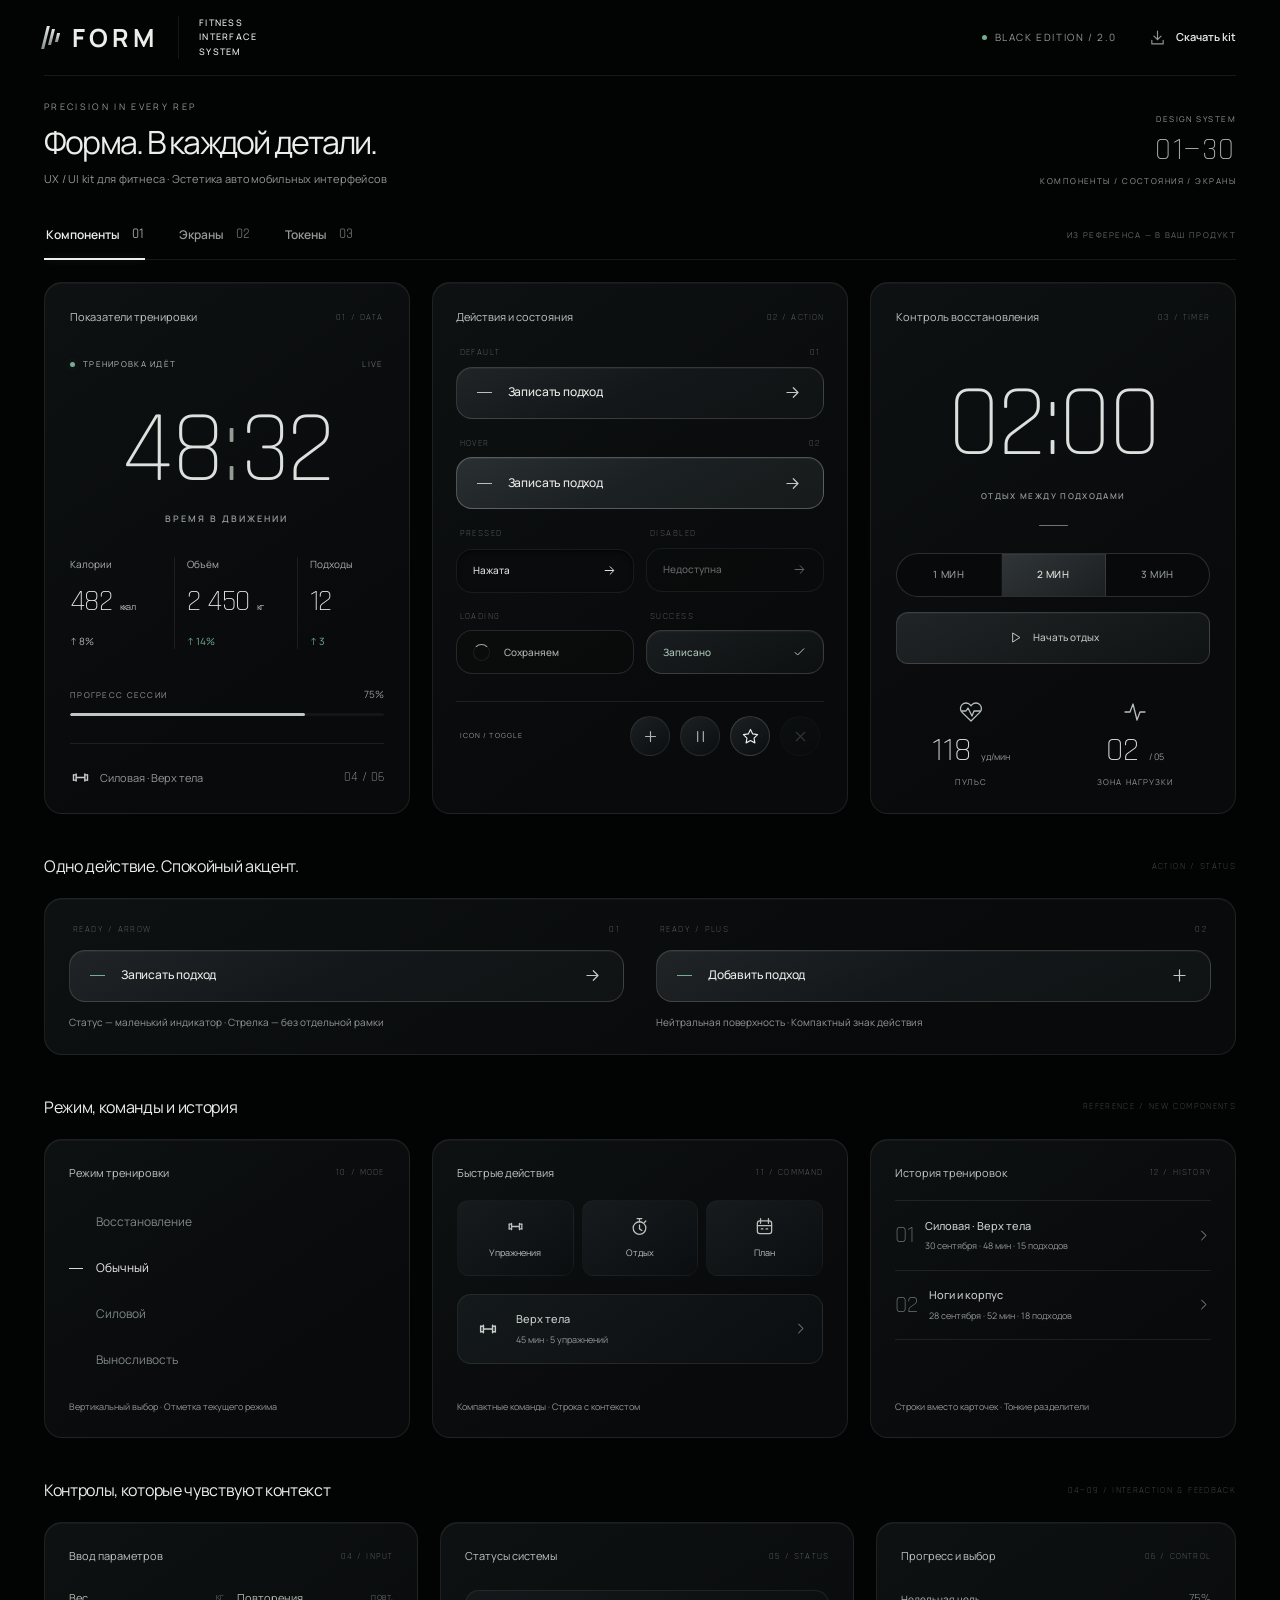
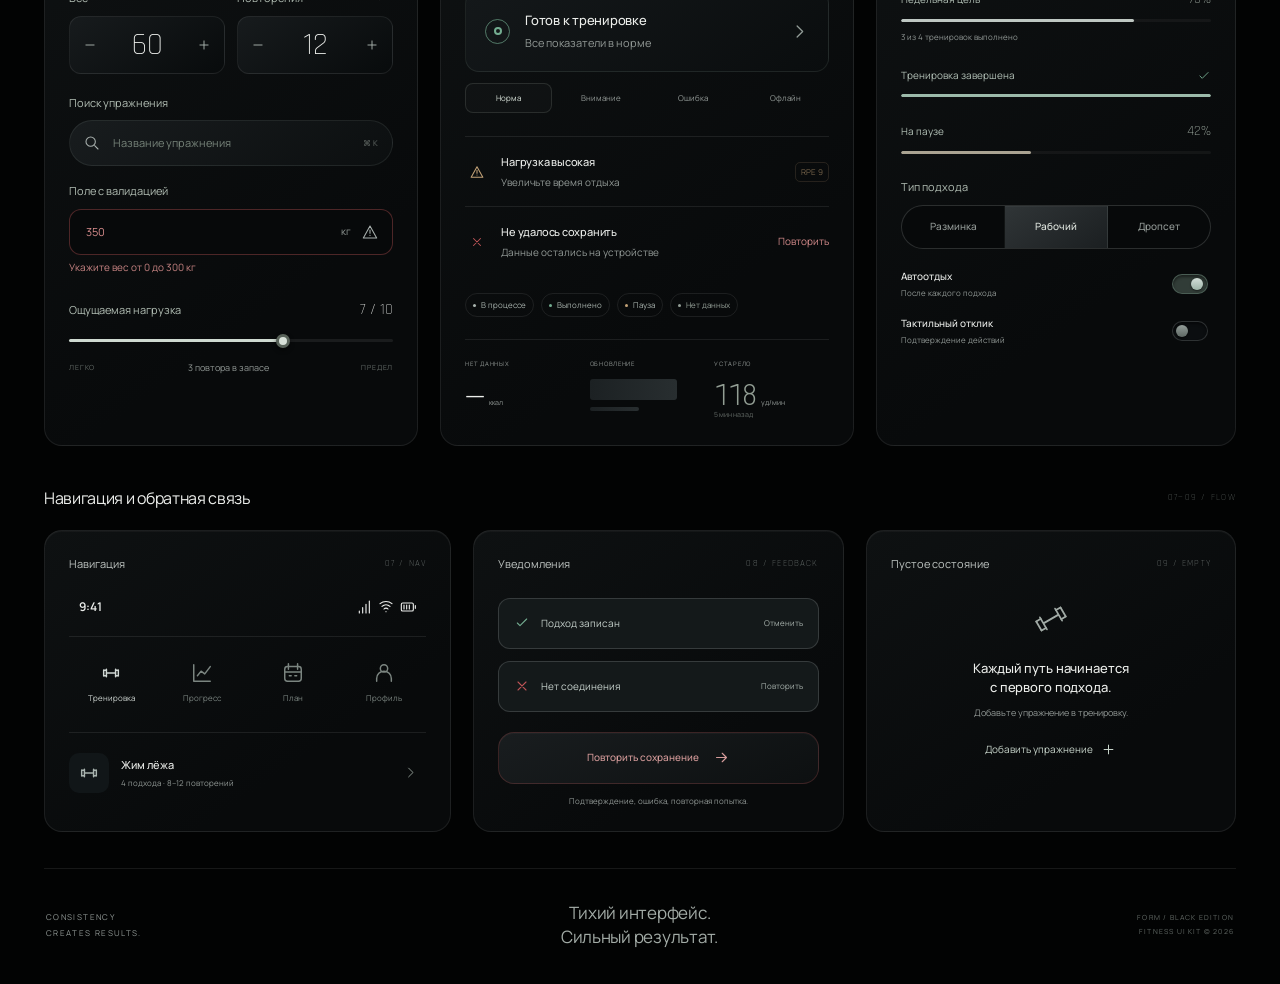
<file: miniapp/fitness-ui-kit/index.html>
<!doctype html>
<html lang="ru">
<head>
  <meta charset="utf-8">
  <meta name="viewport" content="width=device-width, initial-scale=1">
  <meta name="theme-color" content="#020303">
  <meta name="description" content="FORM — интерактивный UI kit для фитнеса в эстетике автомобильных интерфейсов.">
  <title>FORM — Fitness UI Kit</title>
  <link rel="stylesheet" href="tokens.css?v=2.0">
  <link rel="stylesheet" href="kit.css?v=2.2">
  <link rel="stylesheet" href="screens.css?v=2.2">
  <link rel="stylesheet" href="capsules.css?v=2.0">
  <script src="app.js?v=2.0" defer></script>
</head>
<body>
<svg class="icon-sprite" xmlns="http://www.w3.org/2000/svg" aria-hidden="true"><defs>
  <symbol id="f-arrow" viewBox="0 0 24 24"><path d="M5 12h13M13 6l6 6-6 6"/></symbol>
  <symbol id="f-chevron" viewBox="0 0 24 24"><path d="m9 5 7 7-7 7"/></symbol>
  <symbol id="f-check" viewBox="0 0 24 24"><path d="m5 12 4 4L19 6"/></symbol>
  <symbol id="f-plus" viewBox="0 0 24 24"><path d="M12 5v14M5 12h14"/></symbol>
  <symbol id="f-minus" viewBox="0 0 24 24"><path d="M5 12h14"/></symbol>
  <symbol id="f-pause" viewBox="0 0 24 24"><path d="M8 5v14M16 5v14"/></symbol>
  <symbol id="f-play" viewBox="0 0 24 24"><path d="m8 5 11 7-11 7Z"/></symbol>
  <symbol id="f-heart" viewBox="0 0 24 24"><path d="M20.8 4.6a5.5 5.5 0 0 0-7.8 0L12 5.7l-1.1-1.1a5.5 5.5 0 0 0-7.8 7.8L12 21l8.8-8.6a5.5 5.5 0 0 0 0-7.8Z"/><path d="M3 11h4l2-3 4 8 2-5h6"/></symbol>
  <symbol id="f-activity" viewBox="0 0 24 24"><path d="M2 12h5l3-8 4 16 3-8h5"/></symbol>
  <symbol id="f-dumbbell" viewBox="0 0 24 24"><path d="M7 8v8M4 9v6M17 8v8M20 9v6M7 12h10"/><path d="M4 9h3M4 15h3M17 9h3M17 15h3"/></symbol>
  <symbol id="f-timer" viewBox="0 0 24 24"><circle cx="12" cy="14" r="8"/><path d="M9 2h6M12 6V2M18 7l2-2M12 10v5l3 2"/></symbol>
  <symbol id="f-calendar" viewBox="0 0 24 24"><rect x="3" y="5" width="18" height="16" rx="3"/><path d="M7 2v6M17 2v6M3 11h18M8 15h2M14 15h2"/></symbol>
  <symbol id="f-chart" viewBox="0 0 24 24"><path d="M3 3v18h18M7 15l4-5 4 3 6-8"/></symbol>
  <symbol id="f-user" viewBox="0 0 24 24"><circle cx="12" cy="7" r="4"/><path d="M4 21v-3a8 8 0 0 1 16 0v3"/></symbol>
  <symbol id="f-download" viewBox="0 0 24 24"><path d="M12 3v12m-5-5 5 5 5-5M4 16v5h16v-5"/></symbol>
  <symbol id="f-close" viewBox="0 0 24 24"><path d="m6 6 12 12M6 18 18 6"/></symbol>
  <symbol id="f-search" viewBox="0 0 24 24"><circle cx="10" cy="10" r="7"/><path d="m16 16 5 5"/></symbol>
  <symbol id="f-signal" viewBox="0 0 24 24"><path d="M5 18v3M10 13v8M15 8v13M20 3v18"/></symbol>
  <symbol id="f-battery" viewBox="0 0 24 24"><rect x="2" y="6" width="18" height="12" rx="2"/><path d="M23 10v4M6 9v6M10 9v6M14 9v6"/></symbol>
  <symbol id="f-warning" viewBox="0 0 24 24"><path d="m12 3 10 18H2Z M12 9v5M12 17v.1"/></symbol>
  <symbol id="f-wifi" viewBox="0 0 24 24"><path d="M3 7a14 14 0 0 1 18 0M6 11a9 9 0 0 1 12 0M9 15a4 4 0 0 1 6 0M12 19v.1"/></symbol>
  <symbol id="f-star" viewBox="0 0 24 24"><path d="m12 2 3.1 6.3 6.9 1-5 4.9 1.2 6.8-6.2-3.2L5.8 21 7 14.2 2 9.3l6.9-1Z"/></symbol>
</defs></svg>
<div id="fit-kit">
  <header class="kit-header">
    <a class="wordmark" href="#" aria-label="FORM — начало"><span class="brand-mark" aria-hidden="true"><i></i><i></i><i></i></span>FORM<span class="wordmark-caption">FITNESS INTERFACE SYSTEM</span></a>
    <div class="header-right"><span class="edition"><span class="micro-dot"></span> BLACK EDITION / 2.0</span><a class="download-button" href="fitness-ui-kit.zip" download id="download-kit"><svg class="icon"><use href="#f-download"/></svg><span>Скачать kit</span></a></div>
  </header>
  <div class="intro">
    <div><p class="eyebrow">PRECISION IN EVERY REP</p><h1>Форма. В каждой детали<span class="title-dot">.</span></h1><p class="intro-caption">UX / UI kit для фитнеса · Эстетика автомобильных интерфейсов</p></div>
    <div class="intro-code"><span>DESIGN SYSTEM</span><strong>01—30</strong><span>КОМПОНЕНТЫ / СОСТОЯНИЯ / ЭКРАНЫ</span></div>
  </div>
  <nav class="kit-tabs" role="tablist" aria-label="Разделы UI kit">
    <button type="button" class="kit-tab active" id="tab-components" data-tab="components" role="tab" aria-selected="true" aria-controls="panel-components">Компоненты <span>01</span></button>
    <button type="button" class="kit-tab" id="tab-screens" data-tab="screens" role="tab" aria-selected="false" aria-controls="panel-screens">Экраны <span>02</span></button>
    <button type="button" class="kit-tab" id="tab-tokens" data-tab="tokens" role="tab" aria-selected="false" aria-controls="panel-tokens">Токены <span>03</span></button>
    <span class="tabs-note">ИЗ РЕФЕРЕНСА — В ВАШ ПРОДУКТ</span>
  </nav>
  <main>
  <div id="panel-components" role="tabpanel" aria-labelledby="tab-components">
    <div class="overview-grid">
      <section class="console session-console" aria-labelledby="session-title">
        <div class="panel-heading"><h2 id="session-title">Показатели тренировки</h2><span class="panel-index">01 / DATA</span></div>
        <div class="session-status"><span class="status-dot"></span> ТРЕНИРОВКА ИДЁТ <span>LIVE</span></div>
        <div class="session-time technical">48<span class="colon">:</span>32</div>
        <div class="measure-label">ВРЕМЯ В ДВИЖЕНИИ</div>
        <div class="metric-triplet">
          <div><span class="metric-label">Калории</span><strong>482 <small>ккал</small></strong><span class="metric-delta neutral">↑ 8%</span></div>
          <div><span class="metric-label">Объём</span><strong>2 450 <small>кг</small></strong><span class="metric-delta">↑ 14%</span></div>
          <div><span class="metric-label">Подходы</span><strong id="sets-count" data-total="16">12</strong><span class="metric-delta">↑ 3</span></div>
        </div>
        <div class="session-progress-head"><span class="micro-label">ПРОГРЕСС СЕССИИ</span><span id="session-percent">75%</span></div>
        <div class="progress-track" id="session-progress" role="progressbar" aria-label="Прогресс тренировки" aria-valuenow="75" aria-valuemin="0" aria-valuemax="100"><span style="width:75%"></span></div>
        <div class="session-footer"><svg class="icon"><use href="#f-dumbbell"/></svg><span>Силовая · Верх тела</span><span class="small-number">04 / 06</span></div>
      </section>
      <section class="console actions-console" aria-labelledby="actions-title">
        <div class="panel-heading"><h2 id="actions-title">Действия и состояния</h2><span class="panel-index">02 / ACTION</span></div>
        <div class="button-example"><span class="state-label">DEFAULT <span>01</span></span><button type="button" class="action-button primary ref-capsule" id="save-set"><span class="action-mark"></span><span class="action-label">Записать подход</span><span class="action-circle" data-icon><svg class="icon"><use href="#f-arrow"/></svg></span></button></div>
        <div class="button-example"><span class="state-label">HOVER <span>02</span></span><button type="button" class="action-button primary ref-capsule is-hover" data-toast="Состояние наведения — светлее графитовая поверхность"><span class="action-mark"></span><span class="action-label">Записать подход</span><span class="action-circle"><svg class="icon"><use href="#f-arrow"/></svg></span></button></div>
        <div class="button-states-grid">
          <div class="button-example"><span class="state-label">PRESSED</span><button type="button" class="action-button compact is-pressed" data-toast="Нажатие — поверхность уходит внутрь"><span class="action-label">Нажата</span><svg class="icon"><use href="#f-arrow"/></svg></button></div>
          <div class="button-example"><span class="state-label">DISABLED</span><button type="button" class="action-button compact" disabled><span class="action-label">Недоступна</span><svg class="icon"><use href="#f-arrow"/></svg></button></div>
          <div class="button-example"><span class="state-label">LOADING</span><button type="button" class="action-button compact is-loading" disabled aria-busy="true"><span class="spinner" aria-hidden="true"></span><span class="action-label">Сохраняем</span></button></div>
          <div class="button-example"><span class="state-label">SUCCESS</span><button type="button" class="action-button compact is-success" data-toast="Подход успешно записан"><span class="action-label">Записано</span><svg class="icon"><use href="#f-check"/></svg></button></div>
        </div>
        <div class="icon-actions"><span class="micro-label">ICON / TOGGLE</span><button class="round-button" type="button" aria-label="Добавить упражнение" data-toast="Упражнение добавлено"><svg class="icon"><use href="#f-plus"/></svg></button><button class="round-button" type="button" aria-label="Пауза" aria-pressed="false" data-toggle><svg class="icon"><use href="#f-pause"/></svg></button><button class="round-button is-active" type="button" aria-label="Избранное упражнение" aria-pressed="true" data-toggle><svg class="icon"><use href="#f-star"/></svg></button><button class="round-button" type="button" aria-label="Недоступное действие" disabled><svg class="icon"><use href="#f-close"/></svg></button></div>
      </section>
      <section class="console rest-console" aria-labelledby="rest-title">
        <div class="panel-heading"><h2 id="rest-title">Контроль восстановления</h2><span class="panel-index">03 / TIMER</span></div>
        <div class="rest-readout"><div class="technical rest-value" id="rest-value">02:00</div><div class="measure-label">ОТДЫХ МЕЖДУ ПОДХОДАМИ</div><span class="readout-dash"></span></div>
        <div class="segment-control" data-segment-group="rest" role="group" aria-label="Длительность отдыха"><button type="button" data-segment data-value="60" aria-pressed="false">1 МИН</button><button type="button" class="is-active" data-segment data-value="120" aria-pressed="true">2 МИН</button><button type="button" data-segment data-value="180" aria-pressed="false">3 МИН</button></div>
        <button class="action-button secondary" type="button" id="rest-start"><svg class="icon"><use href="#f-play"/></svg><span class="action-label">Начать отдых</span></button>
        <div class="rest-bottom"><div><svg class="icon"><use href="#f-heart"/></svg><strong>118 <small>уд/мин</small></strong><span>ПУЛЬС</span></div><div><svg class="icon"><use href="#f-activity"/></svg><strong>02 <small>/ 05</small></strong><span>ЗОНА НАГРУЗКИ</span></div></div>
      </section>
    </div>
    <div class="section-divider"><h2>Одно действие. Спокойный акцент.</h2><span>ACTION / STATUS</span></div>
    <section class="console capsule-variants" aria-label="Действия с индикатором состояния">
      <div class="button-example"><span class="state-label">READY / ARROW <span>01</span></span><button type="button" id="save-set-green" class="action-button primary ref-capsule ref-capsule--green" data-save-set><span class="action-mark"></span><span class="action-label">Записать подход</span><span class="action-circle" data-icon><svg class="icon"><use href="#f-arrow"/></svg></span></button><p class="capsule-variants-note">Статус — маленький индикатор · Стрелка — без отдельной рамки</p></div>
      <div class="button-example"><span class="state-label">READY / PLUS <span>02</span></span><button type="button" id="save-set-plus" class="action-button primary ref-capsule ref-capsule--green" data-save-set><span class="action-mark"></span><span class="action-label">Добавить подход</span><span class="action-circle" data-icon><svg class="icon"><use href="#f-plus"/></svg></span></button><p class="capsule-variants-note">Нейтральная поверхность · Компактный знак действия</p></div>
    </section>
    <div class="section-divider"><h2>Режим, команды и история</h2><span>REFERENCE / NEW COMPONENTS</span></div>
    <div class="reference-grid">
      <section class="console mode-console">
        <div class="panel-heading"><h3>Режим тренировки</h3><span class="panel-index">10 / MODE</span></div>
        <div class="mode-selector" data-segment-group="training-mode" role="group" aria-label="Режим тренировки">
          <button type="button" data-segment aria-pressed="false">Восстановление</button>
          <button type="button" data-segment class="is-active" aria-pressed="true">Обычный</button>
          <button type="button" data-segment aria-pressed="false">Силовой</button>
          <button type="button" data-segment aria-pressed="false">Выносливость</button>
        </div>
        <p class="reference-note">Вертикальный выбор · Отметка текущего режима</p>
      </section>
      <section class="console quick-console">
        <div class="panel-heading"><h3>Быстрые действия</h3><span class="panel-index">11 / COMMAND</span></div>
        <div class="quick-actions">
          <button type="button" data-toast="Демо: выбор упражнения"><svg class="icon"><use href="#f-dumbbell"/></svg><span>Упражнения</span></button>
          <button type="button" data-toast="Демо: таймер отдыха"><svg class="icon"><use href="#f-timer"/></svg><span>Отдых</span></button>
          <button type="button" data-toast="Демо: план тренировок"><svg class="icon"><use href="#f-calendar"/></svg><span>План</span></button>
        </div>
        <button type="button" class="destination-row" data-toast="Демо: открыта тренировка «Верх тела»"><span class="destination-icon"><svg class="icon"><use href="#f-dumbbell"/></svg></span><span><strong>Верх тела</strong><small>45 мин · 5 упражнений</small></span><svg class="icon"><use href="#f-chevron"/></svg></button>
        <p class="reference-note">Компактные команды · Строка с контекстом</p>
      </section>
      <section class="console history-console">
        <div class="panel-heading"><h3>История тренировок</h3><span class="panel-index">12 / HISTORY</span></div>
        <button class="history-row" type="button" data-toast="Демо: результаты силовой тренировки"><span class="history-index technical">01</span><span><strong>Силовая · Верх тела</strong><small>30 сентября · 48 мин · 15 подходов</small></span><svg class="icon"><use href="#f-chevron"/></svg></button>
        <button class="history-row" type="button" data-toast="Демо: результаты тренировки ног"><span class="history-index technical">02</span><span><strong>Ноги и корпус</strong><small>28 сентября · 52 мин · 18 подходов</small></span><svg class="icon"><use href="#f-chevron"/></svg></button>
        <p class="reference-note">Строки вместо карточек · Тонкие разделители</p>
      </section>
    </div>
    <div class="section-divider"><h2>Контролы, которые чувствуют контекст</h2><span>04—09 / INTERACTION & FEEDBACK</span></div>
    <div class="detail-grid">
      <section class="console input-console">
        <div class="panel-heading"><h3>Ввод параметров</h3><span class="panel-index">04 / INPUT</span></div>
        <div class="steppers"><div><label class="control-label" for="set-weight">Вес <span>КГ</span></label><div class="stepper"><button type="button" data-stepper data-delta="-1" data-target="set-weight" aria-label="Уменьшить вес"><svg class="icon"><use href="#f-minus"/></svg></button><input id="set-weight" type="number" min="0" max="300" step="2.5" value="60" aria-label="Вес подхода, кг"><button type="button" data-stepper data-delta="1" data-target="set-weight" aria-label="Увеличить вес"><svg class="icon"><use href="#f-plus"/></svg></button></div></div><div><label class="control-label" for="set-reps">Повторения <span>ПОВТ.</span></label><div class="stepper"><button type="button" data-stepper data-delta="-1" data-target="set-reps" aria-label="Уменьшить повторения"><svg class="icon"><use href="#f-minus"/></svg></button><input id="set-reps" type="number" min="1" max="100" step="1" value="12" aria-label="Повторения подхода"><button type="button" data-stepper data-delta="1" data-target="set-reps" aria-label="Увеличить повторения"><svg class="icon"><use href="#f-plus"/></svg></button></div></div></div>
        <label class="control-label" for="exercise-search">Поиск упражнения</label><div class="text-field"><svg class="icon"><use href="#f-search"/></svg><input type="search" id="exercise-search" placeholder="Название упражнения"><span class="field-key">⌘ K</span></div>
        <label class="control-label" for="weight-validate">Поле с валидацией</label><div class="text-field field-error"><input type="number" id="weight-validate" value="350" min="0" max="300" step="2.5" aria-invalid="true" aria-describedby="weight-error"><span>кг</span><svg class="icon"><use href="#f-warning"/></svg></div><p class="field-message" id="weight-error">Укажите вес от 0 до 300 кг</p>
        <div class="range-heading"><label class="control-label" for="effort-range">Ощущаемая нагрузка</label><strong id="effort-value">7 / 10</strong></div><input type="range" class="fit-range" id="effort-range" min="1" max="10" value="7"><div class="range-caption"><span>ЛЕГКО</span><span id="effort-note">Осталось 3 повторения</span><span>ПРЕДЕЛ</span></div>
      </section>
      <section class="console statuses-console">
        <div class="panel-heading"><h3>Статусы системы</h3><span class="panel-index">05 / STATUS</span></div>
        <div class="status-row status-success" id="status-live"><span class="status-indicator"><span></span></span><div><strong class="status-title">Готов к тренировке</strong><span class="status-description">Все показатели в норме</span></div><svg class="icon"><use href="#f-chevron"/></svg></div>
        <div class="status-demo-controls" role="group" aria-label="Состояние системы"><button class="status-demo is-active" type="button" data-status-demo="success" aria-pressed="true">Норма</button><button class="status-demo" type="button" data-status-demo="warning" aria-pressed="false">Внимание</button><button class="status-demo" type="button" data-status-demo="error" aria-pressed="false">Ошибка</button><button class="status-demo" type="button" data-status-demo="offline" aria-pressed="false">Офлайн</button></div>
        <div class="status-row status-warning small-status"><span class="status-indicator"><svg class="icon"><use href="#f-warning"/></svg></span><div><strong>Нагрузка высокая</strong><span>Увеличьте время отдыха</span></div><span class="tiny-tag">RPE 9</span></div>
        <div class="status-row status-error small-status"><span class="status-indicator"><svg class="icon"><use href="#f-close"/></svg></span><div><strong>Не удалось сохранить</strong><span>Данные остались на устройстве</span></div><button type="button" class="text-button" data-toast="Повторная попытка: подход сохранён">Повторить</button></div>
        <div class="status-chips"><span class="status-chip"><i></i>В процессе</span><span class="status-chip green"><i></i>Выполнено</span><span class="status-chip amber"><i></i>Пауза</span><span class="status-chip muted"><i></i>Нет данных</span></div>
        <div class="data-states"><div><span class="micro-label">НЕТ ДАННЫХ</span><strong class="technical">—<small>ккал</small></strong></div><div><span class="micro-label">ОБНОВЛЕНИЕ</span><span class="skeleton skeleton-large" aria-label="Показатель загружается"></span><span class="skeleton skeleton-small"></span></div><div><span class="micro-label">УСТАРЕЛО</span><strong class="technical muted-number">118<small>уд/мин</small></strong><span class="stale-caption">5 мин назад</span></div></div>
      </section>
      <section class="console progress-console">
        <div class="panel-heading"><h3>Прогресс и выбор</h3><span class="panel-index">06 / CONTROL</span></div>
        <div class="progress-example"><div><span>Недельная цель</span><strong>75%</strong></div><div class="progress-track" role="progressbar" aria-label="Недельная цель" aria-valuenow="75" aria-valuemin="0" aria-valuemax="100"><span style="width:75%"></span></div><small>3 из 4 тренировок выполнено</small></div>
        <div class="progress-example complete"><div><span>Тренировка завершена</span><svg class="icon"><use href="#f-check"/></svg></div><div class="progress-track" role="progressbar" aria-label="Завершённая тренировка" aria-valuenow="100" aria-valuemin="0" aria-valuemax="100"><span style="width:100%"></span></div></div>
        <div class="progress-example paused"><div><span>На паузе</span><strong>42%</strong></div><div class="progress-track" role="progressbar" aria-label="Тренировка на паузе" aria-valuenow="42" aria-valuemin="0" aria-valuemax="100"><span style="width:42%"></span></div></div>
        <span class="control-label">Тип подхода</span><div class="segment-control compact-segments" data-segment-group="set-type" role="group" aria-label="Тип подхода"><button type="button" data-segment aria-pressed="false">Разминка</button><button type="button" class="is-active" data-segment aria-pressed="true">Рабочий</button><button type="button" data-segment aria-pressed="false">Дропсет</button></div>
        <label class="switch-row"><span><strong>Автоотдых</strong><small>После каждого подхода</small></span><input class="fit-switch" type="checkbox" role="switch" checked></label>
        <label class="switch-row"><span><strong>Тактильный отклик</strong><small>Подтверждение действий</small></span><input class="fit-switch" type="checkbox" role="switch"></label>
      </section>
    </div>
    <div class="section-divider"><h2>Навигация и обратная связь</h2><span>07—09 / FLOW</span></div>
    <div class="flow-grid">
      <section class="console navigation-console"><div class="panel-heading"><h3>Навигация</h3><span class="panel-index">07 / NAV</span></div><div class="mobile-statusbar"><strong>9:41</strong><span><svg class="icon"><use href="#f-signal"/></svg><svg class="icon"><use href="#f-wifi"/></svg><svg class="icon"><use href="#f-battery"/></svg></span></div><div class="bottom-nav" data-segment-group="navigation" role="group" aria-label="Навигация приложения"><button type="button" class="is-active" data-segment aria-pressed="true"><svg class="icon"><use href="#f-dumbbell"/></svg><span>Тренировка</span></button><button type="button" data-segment aria-pressed="false"><svg class="icon"><use href="#f-chart"/></svg><span>Прогресс</span></button><button type="button" data-segment aria-pressed="false"><svg class="icon"><use href="#f-calendar"/></svg><span>План</span></button><button type="button" data-segment aria-pressed="false"><svg class="icon"><use href="#f-user"/></svg><span>Профиль</span></button></div><div class="list-row"><span class="equipment-icon"><svg class="icon"><use href="#f-dumbbell"/></svg></span><div><strong>Жим лёжа</strong><span>4 подхода · 8–12 повторений</span></div><button class="round-button small" type="button" aria-label="Открыть жим лёжа" data-toast="Жим лёжа · 4 подхода · 8–12 повторений"><svg class="icon"><use href="#f-chevron"/></svg></button></div></section>
      <section class="console feedback-console"><div class="panel-heading"><h3>Уведомления</h3><span class="panel-index">08 / FEEDBACK</span></div><div class="inline-toast"><svg class="icon"><use href="#f-check"/></svg><span>Подход записан</span><button class="text-button" type="button" data-toast="Последний подход отменён">Отменить</button></div><div class="inline-toast inline-toast-error"><svg class="icon"><use href="#f-close"/></svg><span>Нет соединения</span><button class="text-button" type="button" data-toast="Соединение восстановлено">Повторить</button></div><button type="button" class="action-button secondary feedback-trigger is-error" data-toast="Демо: повторная попытка завершена, подход сохранён."><span class="action-label">Повторить сохранение</span><svg class="icon"><use href="#f-arrow"/></svg></button><p class="feedback-caption">Подтверждение, ошибка, повторная попытка.</p></section>
      <section class="console empty-console"><div class="panel-heading"><h3>Пустое состояние</h3><span class="panel-index">09 / EMPTY</span></div><div class="empty-state"><svg class="icon"><use href="#f-dumbbell"/></svg><strong>Каждый путь начинается<br>с первого подхода.</strong><p>Добавьте упражнение в тренировку.</p><button type="button" class="text-button" data-toast="Жим лёжа добавлен в тренировку">Добавить упражнение <svg class="icon"><use href="#f-plus"/></svg></button></div></section>
    </div>
    <div class="system-footer"><span>CONSISTENCY<br>CREATES RESULTS.</span><div>Тихий интерфейс.<br>Сильный результат.</div><span>FORM / BLACK EDITION<br>FITNESS UI KIT © 2026</span></div>
  </div>
  <div id="panel-screens" role="tabpanel" aria-labelledby="tab-screens" hidden>
    <div class="section-divider first-divider"><h2>От компонентов — к опыту</h2><span>ТРИ СОСТОЯНИЯ ОДНОЙ ТРЕНИРОВКИ</span></div>
<div class="fs-gallery">
  <svg class="fs-symbols" aria-hidden="true" xmlns="http://www.w3.org/2000/svg">
    <defs>
      <symbol id="fs-arrow" viewBox="0 0 24 24"><path d="M5 12h13m-5-5 5 5-5 5"/></symbol>
      <symbol id="fs-home" viewBox="0 0 24 24"><path d="m4 10 8-6 8 6v10H4zM9 20v-7h6v7"/></symbol>
      <symbol id="fs-lift" viewBox="0 0 24 24"><path d="M2 9v6m3-9v12m3-9v6m0-3h8m0-3v6m3-9v12m3-9v6"/></symbol>
      <symbol id="fs-chart" viewBox="0 0 24 24"><path d="M4 20h16M5 16V9m7 7V4m7 12v-5"/></symbol>
      <symbol id="fs-user" viewBox="0 0 24 24"><circle cx="12" cy="8" r="3.5"/><path d="M5 21v-3a7 7 0 0 1 14 0v3"/></symbol>
      <symbol id="fs-chev" viewBox="0 0 24 24"><path d="m9 5 7 7-7 7"/></symbol>
      <symbol id="fs-plus" viewBox="0 0 24 24"><path d="M5 12h14M12 5v14"/></symbol>
      <symbol id="fs-minus" viewBox="0 0 24 24"><path d="M5 12h14"/></symbol>
      <symbol id="fs-check" viewBox="0 0 24 24"><path d="m5 12 5 5 9-10"/></symbol>
      <symbol id="fs-pause" viewBox="0 0 24 24"><path d="M8 5v14M16 5v14"/></symbol>
      <symbol id="fs-back" viewBox="0 0 24 24"><path d="M20 12H5m6-6-6 6 6 6"/></symbol>
      <symbol id="fs-calendar" viewBox="0 0 24 24"><rect x="4" y="5" width="16" height="16" rx="3"/><path d="M8 3v4m8-4v4M4 10h16m-11 5h2m2 0h2"/></symbol>
    </defs>
  </svg>

  <article class="fs-example" aria-label="Пример экрана: план тренировки">
    <div class="fs-example-label"><span>01</span><span>ПЛАН ТРЕНИРОВКИ</span></div>
    <div class="fs-phone fs-overview">
      <div class="fs-system"><span>9:41</span><div class="fs-system-right"><i class="fs-signal"></i><i class="fs-wifi"></i><i class="fs-battery"></i></div></div>
      <header class="fs-header"><span class="fs-wordmark">FORM<span> / </span></span><button class="fs-icon-button" aria-label="Календарь тренировок" data-screen-action="calendar"><svg><use href="#fs-calendar"/></svg></button></header>
      <div class="fs-body">
        <div class="fs-eyebrow">СРЕДА, 30 СЕНТЯБРЯ <span class="fs-live-dot"></span></div>
        <h2 class="fs-title">Дисциплина.<br><span>В движении.</span></h2>
        <section class="fs-feature" aria-label="Силовая тренировка, верх тела">
          <div class="fs-feature-visual"><img src="assets/strength-hero.png" alt="" width="1536" height="1024"/><div class="fs-plan-heading"><span>ПЛАН НА СЕГОДНЯ</span><span>07 / 12</span></div><div class="fs-feature-status"><span class="fs-ring-dot"></span><span>Готов к тренировке</span><span class="fs-faint">100%</span></div></div>
          <div class="fs-feature-line"><div><h3 class="fs-feature-title">Силовая тренировка</h3><span class="fs-tiny">ВЕРХ ТЕЛА</span></div><div class="fs-feature-number">45<span>мин</span></div></div>
          <div class="fs-feature-foot"><span>5 упражнений</span><span class="fs-small-dot"></span><span>15 подходов</span></div>
        </section>
        <div class="fs-list-label"><span>УПРАЖНЕНИЯ</span><span>СЕГОДНЯ</span></div>
        <div class="fs-exercise-list">
          <button class="fs-exercise" data-screen-action="bench-press"><span class="fs-exercise-index">01</span><span class="fs-exercise-name">Жим лёжа<small>3 подхода × 12 повторений</small></span><svg><use href="#fs-chev"/></svg></button>
          <button class="fs-exercise" data-screen-action="lat-pulldown"><span class="fs-exercise-index">02</span><span class="fs-exercise-name">Тяга верхнего блока<small>3 подхода × 12 повторений</small></span><svg><use href="#fs-chev"/></svg></button>
          <button class="fs-exercise" data-screen-action="all-exercises"><span class="fs-exercise-index">+3</span><span class="fs-exercise-name fs-muted">Все упражнения<small>Плечи · бицепс · трицепс</small></span><svg><use href="#fs-chev"/></svg></button>
        </div>
        <button class="fs-capsule ref-capsule fs-start-button" data-screen-action="start-workout"><span class="fs-button-dash"></span><span>Начать тренировку</span><span class="fs-button-arrow"><svg><use href="#fs-arrow"/></svg></span></button>
      </div>
      <nav class="fs-nav" aria-label="Навигация: план"><button class="fs-nav-item fs-is-current" data-screen-action="home" aria-label="Главная" aria-current="page"><svg><use href="#fs-home"/></svg><span>Главная</span></button><button class="fs-nav-item" data-screen-action="training" aria-label="Тренировки"><svg><use href="#fs-lift"/></svg><span>Тренировки</span></button><button class="fs-nav-item" data-screen-action="progress" aria-label="Прогресс"><svg><use href="#fs-chart"/></svg><span>Прогресс</span></button><button class="fs-nav-item" data-screen-action="profile" aria-label="Профиль"><svg><use href="#fs-user"/></svg><span>Профиль</span></button></nav>
      <div class="fs-home-indicator"></div>
    </div>
  </article>

  <article class="fs-example" aria-label="Пример экрана: запись подхода">
    <div class="fs-example-label"><span>02</span><span>АКТИВНЫЙ ПОДХОД</span></div>
    <div class="fs-phone fs-session">
      <div class="fs-system"><span>9:41</span><div class="fs-system-right"><i class="fs-signal"></i><i class="fs-wifi"></i><i class="fs-battery"></i></div></div>
      <header class="fs-header"><button class="fs-icon-button" aria-label="Назад к упражнениям" data-screen-action="back-to-workout"><svg><use href="#fs-back"/></svg></button><span class="fs-header-label">ТРЕНИРОВКА 07</span><button class="fs-icon-button" aria-label="Приостановить тренировку" data-screen-action="pause-workout"><svg><use href="#fs-pause"/></svg></button></header>
      <div class="fs-body">
        <div class="fs-eyebrow fs-session-eyebrow">ВЕРХ ТЕЛА <span>01 / 05</span></div>
        <h2 class="fs-title fs-single-title">Жим лёжа</h2>
        <div class="fs-set-heading"><span>ПОДХОД 2 <span class="fs-faint">ИЗ 3</span></span><span class="fs-session-time">48:32</span></div>
        <div class="fs-set-progress" role="progressbar" aria-label="Выполненные подходы" aria-valuemin="0" aria-valuemax="100" aria-valuenow="33" aria-valuetext="1 из 3 подходов выполнен, текущий подход второй"><span class="fs-set-done"></span><span class="fs-set-active"></span><span></span></div>
        <section class="fs-input-metric">
          <label class="fs-tiny" for="fs-weight">РАБОЧИЙ ВЕС</label>
          <div class="fs-adjustment"><button class="fs-adjust-button" aria-label="Уменьшить вес на 2,5 кг" data-screen-action="decrease-weight"><svg><use href="#fs-minus"/></svg></button><div class="fs-value-wrap"><input id="fs-weight" type="number" min="0" max="300" step="2.5" class="fs-number-input fs-weight-value" value="60.0" inputmode="decimal" aria-label="Рабочий вес в килограммах"/><span class="fs-unit">кг</span></div><button class="fs-adjust-button" aria-label="Увеличить вес на 2,5 кг" data-screen-action="increase-weight"><svg><use href="#fs-plus"/></svg></button></div>
          <div class="fs-metric-hint">ШАГ <span>2.5 КГ</span></div>
        </section>
        <section class="fs-input-metric fs-reps-metric">
          <label class="fs-tiny" for="fs-reps">ПОВТОРЕНИЯ</label>
          <div class="fs-adjustment"><button class="fs-adjust-button" aria-label="Уменьшить количество повторений" data-screen-action="decrease-reps"><svg><use href="#fs-minus"/></svg></button><div class="fs-value-wrap"><input id="fs-reps" type="number" min="1" max="100" step="1" class="fs-number-input fs-reps-value" value="12" inputmode="numeric" aria-label="Количество повторений"/><span class="fs-unit">раз</span></div><button class="fs-adjust-button" aria-label="Увеличить количество повторений" data-screen-action="increase-reps"><svg><use href="#fs-plus"/></svg></button></div>
        </section>
        <div class="fs-previous-set"><span class="fs-ring-dot"></span><span>Предыдущий подход</span><span>60 кг × 12</span><svg><use href="#fs-check"/></svg></div>
        <section class="fs-rest"><div><span class="fs-tiny">ОТДЫХ МЕЖДУ ПОДХОДАМИ</span><strong>01:30</strong></div><button class="fs-mini-capsule" data-screen-action="rest-timer">Таймер <svg><use href="#fs-arrow"/></svg></button></section>
        <button class="fs-capsule ref-capsule" data-screen-action="log-set"><span class="fs-button-dash"></span><span>Записать подход</span><span class="fs-button-arrow"><svg><use href="#fs-arrow"/></svg></span></button>
        <p class="fs-bottom-note">КАЖДОЕ ПОВТОРЕНИЕ ИМЕЕТ ЗНАЧЕНИЕ.</p>
      </div>
      <nav class="fs-nav" aria-label="Навигация: подход"><button class="fs-nav-item" data-screen-action="home" aria-label="Главная"><svg><use href="#fs-home"/></svg><span>Главная</span></button><button class="fs-nav-item fs-is-current" data-screen-action="training" aria-label="Тренировки" aria-current="page"><svg><use href="#fs-lift"/></svg><span>Тренировки</span></button><button class="fs-nav-item" data-screen-action="progress" aria-label="Прогресс"><svg><use href="#fs-chart"/></svg><span>Прогресс</span></button><button class="fs-nav-item" data-screen-action="profile" aria-label="Профиль"><svg><use href="#fs-user"/></svg><span>Профиль</span></button></nav>
      <div class="fs-home-indicator"></div>
    </div>
  </article>

  <article class="fs-example" aria-label="Пример экрана: результаты тренировки">
    <div class="fs-example-label"><span>03</span><span>РЕЗУЛЬТАТЫ</span></div>
    <div class="fs-phone fs-summary">
      <div class="fs-system"><span>9:41</span><div class="fs-system-right"><i class="fs-signal"></i><i class="fs-wifi"></i><i class="fs-battery"></i></div></div>
      <header class="fs-header"><span class="fs-wordmark">FORM<span> / </span></span><span class="fs-summary-saved"><span class="fs-live-dot"></span>СОХРАНЕНО</span></header>
      <div class="fs-body">
        <div class="fs-eyebrow">ТРЕНИРОВКА 07 <span>30.09.2026</span></div>
        <h2 class="fs-title">Работа сделана.<br><span>Ты стал сильнее.</span></h2>
        <div class="fs-result-stack" aria-label="Итоги тренировки">
          <section class="fs-result-hero"><div class="fs-result-value">48<span class="fs-time-colon">:</span>32<small>мин</small></div><div class="fs-tiny">ВРЕМЯ ТРЕНИРОВКИ</div></section>
          <section class="fs-result-metric"><div class="fs-result-reading"><strong>482<small>ккал</small></strong><span class="fs-result-trend">↑ 8%</span></div><span class="fs-tiny">КАЛОРИИ</span></section>
          <section class="fs-result-metric"><div class="fs-result-reading"><strong>2 450<small>кг</small></strong><span class="fs-result-trend">↑ 14%</span></div><span class="fs-tiny">ОБЩИЙ ОБЪЁМ</span></section>
        </div>
        <div class="fs-summary-status"><span class="fs-status-emblem"><svg><use href="#fs-check"/></svg></span><div><strong>Цель выполнена</strong><span>15 подходов · 5 упражнений</span></div><svg class="fs-status-arrow"><use href="#fs-chev"/></svg></div>
        <section class="fs-weekly-progress"><div class="fs-progress-heading"><span class="fs-tiny">ПРОГРЕСС НЕДЕЛИ</span><strong>75<span>%</span></strong></div><div class="fs-progress-track" role="progressbar" aria-label="Прогресс тренировок за неделю" aria-valuemin="0" aria-valuemax="100" aria-valuenow="75" aria-valuetext="75 процентов, 3 из 4 тренировок"><span></span></div><div class="fs-weekly-copy"><span>3 из 4 тренировок</span><span>Осталось совсем немного</span></div></section>
        <button class="fs-capsule ref-capsule" data-screen-action="view-results"><span class="fs-button-dash fs-dash-white"></span><span>Смотреть результаты</span><span class="fs-button-arrow"><svg><use href="#fs-arrow"/></svg></span></button>
        <p class="fs-bottom-note">ПОСТОЯНСТВО СОЗДАЁТ РЕЗУЛЬТАТ.</p>
      </div>
      <nav class="fs-nav" aria-label="Навигация: результаты"><button class="fs-nav-item" data-screen-action="home" aria-label="Главная"><svg><use href="#fs-home"/></svg><span>Главная</span></button><button class="fs-nav-item" data-screen-action="training" aria-label="Тренировки"><svg><use href="#fs-lift"/></svg><span>Тренировки</span></button><button class="fs-nav-item fs-is-current" data-screen-action="progress" aria-label="Прогресс" aria-current="page"><svg><use href="#fs-chart"/></svg><span>Прогресс</span></button><button class="fs-nav-item" data-screen-action="profile" aria-label="Профиль"><svg><use href="#fs-user"/></svg><span>Профиль</span></button></nav>
      <div class="fs-home-indicator"></div>
    </div>
  </article>
</div>
  </div>
  <div id="panel-tokens" role="tabpanel" aria-labelledby="tab-tokens" hidden>
    <div class="section-divider first-divider"><h2>ДНК интерфейса</h2><span>FOUNDATIONS / BLACK TECHNICAL MINIMALISM</span></div>
    <section class="console tokens-colors"><div class="panel-heading"><h3>Цвет и материал</h3><span class="panel-index">01 / PALETTE</span></div><div class="swatch-grid">
      <button type="button" class="swatch" data-copy="#020303"><i style="background:#020303"></i><strong>Background</strong><span>#020303</span></button>
      <button type="button" class="swatch" data-copy="#0B0D0E"><i style="background:#0b0d0e"></i><strong>Surface</strong><span>#0B0D0E</span></button>
      <button type="button" class="swatch" data-copy="#141819"><i style="background:#141819"></i><strong>Raised</strong><span>#141819</span></button>
      <button type="button" class="swatch" data-copy="#ECEEEB"><i style="background:#eceeeb"></i><strong>Primary text</strong><span>#ECEEEB</span></button>
      <button type="button" class="swatch" data-copy="#929996"><i style="background:#929996"></i><strong>Secondary text</strong><span>#929996</span></button>
      <button type="button" class="swatch" data-copy="#BD5356"><i style="background:#bd5356"></i><strong>Error</strong><span>#BD5356</span></button>
      <button type="button" class="swatch" data-copy="#74AD91"><i style="background:#74ad91"></i><strong>Success</strong><span>#74AD91</span></button>
      <button type="button" class="swatch" data-copy="#C3A277"><i style="background:#c3a277"></i><strong>Attention</strong><span>#C3A277</span></button>
    </div></section>
    <div class="foundation-grid"><section class="console type-console"><div class="panel-heading"><h3>Типографика</h3><span class="panel-index">02 / TYPE</span></div><span class="micro-label">RAJDHANI LIGHT / DISPLAY</span><div class="type-display technical">02:00</div><div class="type-spec"><span>Показатели и таймеры</span><span>120 px / 300</span></div><div class="type-sample"><span class="micro-label">MANROPE / INTERFACE</span><strong>Каждый подход имеет значение.</strong><span>Заголовки 20 / 400 · Текст 14 / 400 · Подписи 11 / 500</span></div><div class="type-sample"><span class="micro-label">TECHNICAL LABEL / TRACKING 0.18 EM</span><p>PRECISION. PERFORMANCE. PROGRESS.</p></div></section><section class="console geometry-console"><div class="panel-heading"><h3>Геометрия и ритм</h3><span class="panel-index">03 / SHAPE</span></div><div class="geometry-row"><span class="shape-panel"></span><div><strong>18 px</strong><span>Радиус панели</span></div><span class="shape-pill"></span><div><strong>999 px</strong><span>Сегменты и капсулы</span></div></div><div class="space-system"><span class="micro-label">ШАГ ОТСТУПОВ / 4 PX</span><div class="space-bars"><div><i style="width:4px"></i><span>4</span></div><div><i style="width:8px"></i><span>8</span></div><div><i style="width:12px"></i><span>12</span></div><div><i style="width:16px"></i><span>16</span></div><div><i style="width:24px"></i><span>24</span></div><div><i style="width:32px"></i><span>32</span></div><div><i style="width:48px"></i><span>48</span></div></div></div><div class="motion-row"><strong>180 ms</strong><span>Плавный отклик контролов<br>Без движения при reduced motion</span></div><div class="focus-example"><span class="micro-label">KEYBOARD FOCUS</span><button type="button" class="action-button secondary is-focus" data-toast="Клавиатурный фокус выделяет действие светлым контуром"><span class="action-label">В фокусе</span><svg class="icon"><use href="#f-arrow"/></svg></button></div></section></div>
    <section class="console icon-library"><div class="panel-heading"><h3>Иконки</h3><span class="panel-index">04 / 20 SVG ICONS</span></div><div class="icon-grid">
      <div><svg class="icon"><use href="#f-dumbbell"/></svg><span>Упражнение</span></div><div><svg class="icon"><use href="#f-heart"/></svg><span>Пульс</span></div><div><svg class="icon"><use href="#f-timer"/></svg><span>Таймер</span></div><div><svg class="icon"><use href="#f-activity"/></svg><span>Нагрузка</span></div><div><svg class="icon"><use href="#f-chart"/></svg><span>Прогресс</span></div><div><svg class="icon"><use href="#f-calendar"/></svg><span>План</span></div><div><svg class="icon"><use href="#f-user"/></svg><span>Профиль</span></div><div><svg class="icon"><use href="#f-check"/></svg><span>Готово</span></div><div><svg class="icon"><use href="#f-arrow"/></svg><span>Действие</span></div><div><svg class="icon"><use href="#f-search"/></svg><span>Поиск</span></div>
    </div></section>
    <div class="token-downloads"><a class="action-button secondary" href="tokens.json" download><span>Токены JSON</span><svg class="icon"><use href="#f-download"/></svg></a><a class="action-button secondary" href="tokens.css?v=2.0" download><span>Переменные CSS</span><svg class="icon"><use href="#f-download"/></svg></a><span>Компоненты масштабируются от 320 px до desktop.</span></div>
  </div>
  </main>
  <div id="toast" class="kit-toast" role="status" aria-live="polite" aria-atomic="true" hidden></div>
</div>
</body>
</html>
</file>
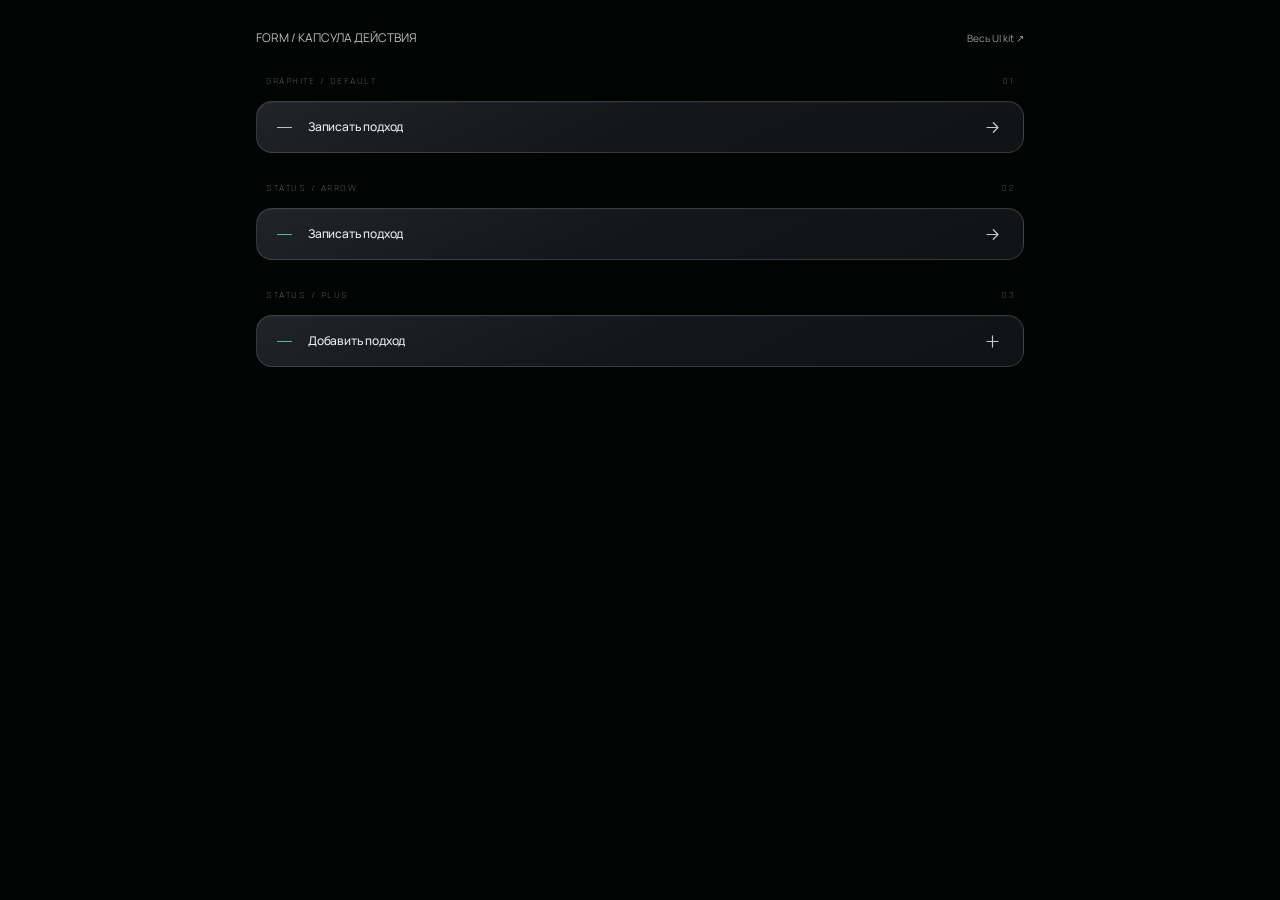
<file: miniapp/fitness-ui-kit/button-detail.html>
<!doctype html>
<html lang="ru">
<head>
  <meta charset="utf-8">
  <meta name="viewport" content="width=device-width, initial-scale=1">
  <title>FORM — Капсулы действия</title>
  <link rel="stylesheet" href="tokens.css?v=2.0">
  <link rel="stylesheet" href="kit.css?v=2.2">
  <link rel="stylesheet" href="capsules.css?v=2.0">
  <script src="app.js?v=2.0" defer></script>
  <style>
    #fit-kit.button-detail{max-width:832px;padding:29px 32px 25px}
    .button-detail .detail-title{display:flex;justify-content:space-between;align-items:center;margin-bottom:27px;color:#b7bfbb;font-size:12px}
    .button-detail .detail-title a{font-size:10px;color:#929996}
    .button-detail .button-example{margin-bottom:28px}
    .button-detail .state-label{font-size:10px;letter-spacing:.15em;margin:0 6px 12px}
    @media(max-width:640px){#fit-kit.button-detail{padding:24px 16px}.button-detail .detail-title{font-size:11px}.button-detail .state-label{font-size:9px}}
  </style>
</head>
<body>
  <svg class="icon-sprite" xmlns="http://www.w3.org/2000/svg" aria-hidden="true"><defs>
    <symbol id="f-arrow" viewBox="0 0 24 24"><path d="M5 12h13M13 6l6 6-6 6"/></symbol>
    <symbol id="f-plus" viewBox="0 0 24 24"><path d="M12 5v14M5 12h14"/></symbol>
  </defs></svg>
  <main id="fit-kit" class="button-detail">
    <div class="detail-title"><span>FORM / КАПСУЛА ДЕЙСТВИЯ</span><a href="index.html">Весь UI kit ↗</a></div>
    <div class="button-example"><span class="state-label">GRAPHITE / DEFAULT <span>01</span></span><button type="button" class="action-button primary ref-capsule" id="save-set"><span class="action-mark"></span><span class="action-label">Записать подход</span><span class="action-circle" data-icon><svg class="icon"><use href="#f-arrow"/></svg></span></button></div>
    <div class="button-example"><span class="state-label">STATUS / ARROW <span>02</span></span><button type="button" class="action-button primary ref-capsule ref-capsule--green" data-save-set><span class="action-mark"></span><span class="action-label">Записать подход</span><span class="action-circle" data-icon><svg class="icon"><use href="#f-arrow"/></svg></span></button></div>
    <div class="button-example"><span class="state-label">STATUS / PLUS <span>03</span></span><button type="button" class="action-button primary ref-capsule ref-capsule--green" data-save-set><span class="action-mark"></span><span class="action-label">Добавить подход</span><span class="action-circle" data-icon><svg class="icon"><use href="#f-plus"/></svg></span></button></div>
    <div id="toast" class="kit-toast" role="status" aria-live="polite" hidden></div>
  </main>
</body>
</html>
</file>
<file: miniapp/fitness-ui-kit/tokens.css>
:root {
  color-scheme: dark;
  --fit-bg: #020303;
  --fit-recess: #050707;
  --fit-surface: #0b0d0e;
  --fit-raised: #141819;
  --fit-text: #eceeeb;
  --fit-muted: #929996;
  --fit-subtle: #626965;
  --fit-line: rgba(224, 230, 229, .09);
  --fit-rim: rgba(230, 235, 234, .16);
  --fit-red: #bd5356;
  --fit-green: #74ad91;
  --fit-amber: #c3a277;
  --fit-font: 'Manrope', 'Helvetica Neue', Arial, sans-serif;
  --fit-display: 'Rajdhani', 'Barlow', 'Helvetica Neue', sans-serif;
  --fit-radius-panel: 18px;
  --fit-radius-control: 16px;
  --fit-radius-pill: 999px;
  --fit-control-height: 52px;
  --fit-touch-min: 44px;
  --fit-heading-weight: 400;
  --fit-label-tracking: .18em;
  --fit-space-1: 4px;
  --fit-space-2: 8px;
  --fit-space-3: 12px;
  --fit-space-4: 16px;
  --fit-space-5: 24px;
  --fit-space-6: 32px;
  --fit-space-7: 48px;
  --fit-duration: 180ms;
  --fit-ease: cubic-bezier(.2,.7,.2,1);
  --fit-shadow-surface: inset 0 1px 0 rgba(255,255,255,.035);
}
</file>
<file: miniapp/fitness-ui-kit/kit.css>
@font-face{font-family:Rajdhani;src:url('assets/rajdhani-300.ttf') format('truetype');font-weight:300;font-style:normal;font-display:swap}
@font-face{font-family:Barlow;src:url('assets/barlow-300.ttf') format('truetype');font-weight:300;font-style:normal;font-display:swap}
@font-face{font-family:Manrope;src:url('assets/manrope-400.ttf') format('truetype');font-weight:400;font-style:normal;font-display:swap}
@font-face{font-family:Manrope;src:url('assets/manrope-500.ttf') format('truetype');font-weight:500;font-style:normal;font-display:swap}
@font-face{font-family:Manrope;src:url('assets/manrope-600.ttf') format('truetype');font-weight:600;font-style:normal;font-display:swap}
@font-face{font-family:Manrope;src:url('assets/manrope-700.ttf') format('truetype');font-weight:700;font-style:normal;font-display:swap}
*{box-sizing:border-box}html{scroll-behavior:smooth}body{margin:0;background:var(--fit-bg);color:var(--fit-text);font:14px/1.5 var(--fit-font);-webkit-font-smoothing:antialiased}button,input,a{-webkit-tap-highlight-color:transparent}button,input{font:inherit;color:inherit}button,a{touch-action:manipulation}button{cursor:pointer}button:disabled{cursor:not-allowed}a{color:inherit;text-decoration:none}input{min-width:0}button:focus-visible,a:focus-visible,input:focus-visible{outline:2px solid #c5d1ca;outline-offset:5px}button:focus:not(:focus-visible){outline:none}svg{flex-shrink:0}.icon{width:22px;height:22px;fill:none;stroke:currentColor;stroke-width:1.6;stroke-linecap:round;stroke-linejoin:round}.icon-sprite{position:absolute;width:0;height:0;overflow:hidden}h1,h2,h3,p{margin:0}button[hidden],[hidden]{display:none!important}
#fit-kit{max-width:1600px;margin:auto;padding:0 44px 36px}.kit-header{height:94px;border-bottom:1px solid var(--fit-line);display:flex;align-items:center;justify-content:space-between;gap:24px}.wordmark{display:flex;align-items:center;gap:13px;font-size:25px;letter-spacing:.16em;font-weight:700}.brand-mark{display:flex;align-items:center;gap:3px;height:23px}.brand-mark i{display:block;width:3px;height:23px;background:linear-gradient(#e4e9e6,#89918c);transform:skew(-14deg)}.brand-mark i:nth-child(2){height:16px}.brand-mark i:nth-child(3){height:9px}.wordmark-caption{border-left:1px solid var(--fit-line);padding-left:20px;margin-left:7px;font-size:9px;font-weight:500;letter-spacing:.14em;line-height:1.6;max-width:110px}.header-right{display:flex;gap:32px;align-items:center}.edition{font-size:10px;letter-spacing:.16em;color:var(--fit-muted);display:flex;align-items:center;gap:8px}.micro-dot{width:5px;height:5px;border-radius:50%;background:var(--fit-green)}.download-button{display:flex;align-items:center;gap:10px;font-size:11px;font-weight:600;min-height:44px}.download-button .icon{width:17px;height:17px;color:var(--fit-muted)}.download-button:hover{color:white}.intro{padding:40px 0 35px;display:flex;justify-content:space-between;align-items:flex-end;gap:24px}.eyebrow{font-size:9px;letter-spacing:.26em;color:var(--fit-muted);margin-bottom:12px}.intro h1{font-size:clamp(27px,2.7vw,44px);font-weight:500;letter-spacing:-.055em;line-height:1.2}.title-dot{color:var(--fit-red)}.intro-caption{color:var(--fit-muted);font-size:11px;margin-top:15px;letter-spacing:.02em}.intro-code{text-align:right;display:flex;flex-direction:column;gap:2px}.intro-code span{font-size:8px;letter-spacing:.18em;color:var(--fit-muted)}.intro-code strong{font-family:var(--fit-display);font-weight:300;font-size:36px;letter-spacing:.05em;color:#b4bab7}.kit-tabs{display:flex;border-bottom:1px solid var(--fit-line);gap:32px;align-items:center;margin-bottom:26px}.kit-tab{border:0;background:transparent;color:var(--fit-muted);height:55px;display:flex;align-items:center;gap:12px;padding:0 2px;position:relative;font-size:12px;font-weight:600}.kit-tab span{font-family:var(--fit-display);font-size:13px;opacity:.65}.kit-tab.active{color:var(--fit-text)}.kit-tab.active:after{content:'';height:2px;background:var(--fit-text);position:absolute;bottom:-1px;left:0;right:0;box-shadow:0 0 8px #ffffff22}.tabs-note{margin-left:auto;font-size:8px;letter-spacing:.16em;color:var(--fit-subtle)}
.overview-grid{display:grid;grid-template-columns:1fr 1.32fr 1.03fr;gap:14px;align-items:stretch}.console{background:radial-gradient(ellipse at 25% -50%,#161a1b88,transparent 75%),linear-gradient(150deg,#0b0e0f 0%,#070909 68%);border:1px solid var(--fit-line);border-radius:var(--fit-radius-panel);box-shadow:var(--fit-shadow-surface);min-width:0;overflow:hidden;padding:25px}.panel-heading{display:flex;justify-content:space-between;align-items:center;gap:12px;min-height:18px;margin-bottom:25px}.panel-heading h2,.panel-heading h3{font-size:11px;font-weight:500;white-space:nowrap;color:#b7bfbb}.panel-index{color:var(--fit-subtle);font-family:var(--fit-display);font-size:9px;letter-spacing:.13em;white-space:nowrap}.technical{font-family:var(--fit-display);font-weight:300;font-variant-numeric:tabular-nums;font-feature-settings:'tnum';line-height:1;letter-spacing:-.035em}.measure-label{font-size:9px;font-weight:600;letter-spacing:.22em;color:var(--fit-muted)}.micro-label{font-size:8px;letter-spacing:.16em;color:var(--fit-muted)}
.session-console{display:flex;flex-direction:column}.session-status{font-size:8px;letter-spacing:.16em;display:flex;align-items:center;gap:8px;margin-top:7px;color:#b2bbb6}.session-status>span:last-child{margin-left:auto;color:var(--fit-subtle);font-size:8px}.status-dot{background:var(--fit-green);width:5px;height:5px;border-radius:50%;box-shadow:0 0 9px #74ad9133}.session-time{font-size:clamp(79px,8.3vw,127px);text-align:center;margin-top:27px;white-space:nowrap;color:#dce1dd;text-shadow:0 1px 2px #ffffff18}.colon{color:#939d96;padding:0 1px}.session-console>.measure-label{text-align:center;margin-top:10px}.metric-triplet{display:grid;grid-template-columns:1.1fr 1.3fr .9fr;margin:33px -15px 26px;border-radius:17px;overflow:hidden;background:#020303;border:1px solid #ffffff04;gap:5px;padding:5px}.metric-triplet>div{background:linear-gradient(145deg,#11161790,#080b0a);border:1px solid #ffffff07;border-radius:12px;padding:16px 10px;box-shadow:inset 0 -2px 1px #ffffff03;display:flex;flex-direction:column}.metric-label{font-size:10px;color:#a8b0ab;white-space:nowrap}.metric-triplet strong{font-family:var(--fit-display);font-size:25px;font-weight:400;white-space:nowrap;letter-spacing:-.02em;margin-top:7px}.metric-triplet strong small{font-family:var(--fit-font);font-size:9px;color:#b8c0bb;font-weight:400}.metric-delta{font-size:10px;font-weight:600;color:var(--fit-green);margin-top:14px}.metric-delta.neutral{color:#aab2ad}.session-progress-head{display:flex;justify-content:space-between;align-items:center;margin-top:auto;padding-top:14px}.session-progress-head>span:last-child{font-size:10px;color:var(--fit-muted)}.progress-track{height:4px;border-radius:4px;background:#ffffff0a;overflow:hidden;margin-top:11px}.progress-track>span{display:block;height:100%;border-radius:inherit;background:#d7ded8;box-shadow:0 0 7px #f4fff933;transition:width 400ms var(--fit-ease)}.session-footer{margin-top:27px;border-top:1px solid var(--fit-line);padding-top:23px;display:flex;gap:9px;align-items:center;color:var(--fit-muted);font-size:10px}.session-footer .icon{width:21px;height:21px;color:#c5cec7}.small-number{font-family:var(--fit-display);font-size:13px;margin-left:auto;color:#b6bfb9}
.actions-console{padding:25px 23px 18px}.actions-console .panel-heading{margin-bottom:20px}.button-example{margin-bottom:12px;min-width:0}.state-label{font-family:var(--fit-display);font-weight:400;font-size:8px;letter-spacing:.16em;color:var(--fit-subtle);display:flex;justify-content:space-between;align-items:center;padding:0 4px;margin-bottom:7px}.state-label span{font-size:9px}.action-button{width:100%;display:flex;align-items:center;justify-content:space-between;gap:14px;min-height:var(--fit-control-height);padding:0 24px;border:1px solid #bfcac41c;border-radius:var(--fit-radius-control);position:relative;isolation:isolate;background:linear-gradient(174deg,#212626 0%,#101414 31%,#0c1010 78%,#1d2220 100%);box-shadow:inset 0 2px 2px #ffffff12,inset 0 -2px 2px #ffffff0a,0 4px 8px #0007;color:#dce1dd;font-size:12px;font-weight:600;transition:background var(--fit-duration),box-shadow var(--fit-duration),border-color var(--fit-duration),transform var(--fit-duration);overflow:hidden}.action-button.primary{background:radial-gradient(ellipse at 0% 0%,#71393b65,transparent 50%),linear-gradient(176deg,#252a29 0%,#121716 31%,#101413 80%,#232926 100%);border-left-color:#81515280;border-bottom-color:#c7ceca33;box-shadow:inset 0 2px 2px #f4f7f01e,inset 0 -2px 2px #dfe6e414,0 5px 12px #0007}.action-mark{height:3px;width:25px;background:var(--fit-red);border-radius:3px;box-shadow:0 0 4px #bd535633;flex-shrink:0}.action-label{margin-right:auto;white-space:nowrap}.action-circle{display:flex;align-items:center;justify-content:center;width:30px;height:30px;border-radius:50%;border:1px solid #becbc633;box-shadow:inset 0 2px 2px #ffffff0f,0 1px 3px #0009;background:#070b0a66;flex-shrink:0}.action-circle .icon{width:15px;height:15px}.action-button:hover:not(:disabled),.action-button.is-hover{border-color:#d9e1da55;box-shadow:inset 0 2px 3px #ffffff21,inset 0 -2px 2px #dfe6e41a,0 5px 12px #0007;background:radial-gradient(ellipse at 0% 0%,#71393b70,transparent 50%),linear-gradient(176deg,#2d3531 0%,#181e1b 31%,#151b18 80%,#2b332e 100%)}.action-button:active:not(:disabled),.action-button.is-pressed{transform:translateY(1px);background:linear-gradient(#050808,#0c100e);box-shadow:inset 0 3px 7px #000b,inset 0 -1px 1px #ffffff0a;border-color:#cad5ce15}.action-button:disabled{opacity:.32;background:#090c0b;box-shadow:none}.action-button.is-loading:disabled{opacity:.7}.action-button.is-success{color:var(--fit-green);border-color:#74ad9126;background:linear-gradient(172deg,#16241c,#0b1310 65%,#142219);box-shadow:inset 0 1px 2px #b4dfc611}.action-button.secondary{background:linear-gradient(170deg,#191e1b,#0c110e 60%,#101612);border-color:#cad5ce22;color:#bdc7bf;justify-content:center;font-weight:500}.action-button.secondary .action-label{margin-right:0}.action-button.secondary:hover{background:linear-gradient(170deg,#252d27,#101811)}.compact{height:47px;min-height:47px;font-size:10px;padding:0 18px}.compact .icon{width:15px;height:15px}.button-states-grid{display:grid;grid-template-columns:1fr 1fr;gap:0 12px;margin-top:17px}.icon-actions{margin-top:9px;border-top:1px solid var(--fit-line);padding:14px 4px 0;display:flex;gap:10px;align-items:center}.icon-actions>.micro-label{margin-right:auto;font-size:7px}.round-button{height:37px;width:37px;border-radius:50%;background:linear-gradient(150deg,#1a211d,#080c0a);border:1px solid #c2d3c91f;box-shadow:inset 0 1px 1px #ffffff0a;display:flex;align-items:center;justify-content:center;color:#a0aba3;flex-shrink:0}.round-button .icon{height:17px;width:17px}.round-button:hover{border-color:#d8e9dc55;color:var(--fit-text)}.round-button.is-active{background:linear-gradient(#29332b,#121b14);color:#d4ded5;border-color:#d9e5da40}.round-button:disabled{opacity:.25}.round-button.small{width:32px;height:32px}.spinner{display:block;width:17px;height:17px;border:1.5px solid #ffffff1a;border-top-color:#c9d4cc;border-radius:50%;animation:fit-spin 1s linear infinite;flex-shrink:0}.is-loading:not(:disabled) .action-mark{background:#c7cec9}.is-loading:not(:disabled) .action-circle .icon{display:none}.is-loading:not(:disabled) .action-circle:after{content:'';width:14px;height:14px;border:1px solid #ffffff30;border-top-color:#d4ded5;border-radius:50%;animation:fit-spin 1s linear infinite}.is-focus{outline:2px solid #c5d1ca;outline-offset:5px}@keyframes fit-spin{to{transform:rotate(360deg)}}
.rest-console{display:flex;flex-direction:column}.rest-readout{text-align:center;margin:12px 0 32px}.rest-value{font-size:clamp(77px,8vw,124px);white-space:nowrap;color:#dce1dd}.rest-readout .measure-label{margin-top:14px;font-size:8px;letter-spacing:.17em}.readout-dash{display:block;width:29px;height:2px;background:#7f8982;margin:23px auto 0;border-radius:2px}.segment-control{display:flex;min-height:53px;align-items:stretch;background:#070a08;border:1px solid #cad6cd30;box-shadow:inset 0 1px 2px #ffffff12,0 2px 5px #0005;border-radius:999px;padding:3px;overflow:hidden}.segment-control>button{flex:1;min-width:0;background:transparent;border:0;border-radius:999px;color:#8e9b91;font-size:10px;font-weight:600;letter-spacing:.06em;padding:10px 6px;transition:color var(--fit-duration),background var(--fit-duration)}.segment-control>button.is-active{color:#e2e8e1;background:linear-gradient(155deg,#353d37,#1c241e);box-shadow:inset 0 1px 2px #ffffff19,1px 0 4px #0004}.segment-control>button:hover:not(.is-active){background:#ffffff05;color:#d1dbd2}.rest-console>.action-button{margin-top:15px;min-height:44px;font-size:10px;gap:10px}.rest-console>.action-button .icon{width:15px;height:15px}.rest-bottom{display:grid;grid-template-columns:1fr 1fr;margin-top:auto;padding-top:24px;gap:14px}.rest-bottom>div{display:flex;flex-direction:column;align-items:center;gap:6px}.rest-bottom .icon{width:24px;height:24px;color:#a2b2a5;stroke-width:1.3}.rest-bottom strong{font-family:var(--fit-display);font-weight:300;font-size:30px;color:#d8e1d9;line-height:1.2;white-space:nowrap}.rest-bottom small{font:8px var(--fit-font);color:var(--fit-muted)}.rest-bottom>div>span{font-size:7px;letter-spacing:.13em;color:var(--fit-muted)}
.section-divider{display:flex;justify-content:space-between;align-items:center;gap:16px;margin:34px 0 20px}.section-divider h2{font-size:16px;font-weight:500;letter-spacing:-.02em}.section-divider>span{font-family:var(--fit-display);font-size:9px;letter-spacing:.15em;color:var(--fit-subtle)}.detail-grid{display:grid;grid-template-columns:1.04fr 1.15fr 1fr;gap:14px}.detail-grid .console{padding:24px}.detail-grid .panel-heading{margin-bottom:25px}.steppers{display:grid;grid-template-columns:1fr 1fr;gap:12px;margin-bottom:21px}.control-label{display:flex;align-items:center;justify-content:space-between;font-size:10px;color:#b2beb4;margin-bottom:9px}.control-label>span{font-size:7px;letter-spacing:.09em;color:var(--fit-subtle)}.stepper{background:linear-gradient(160deg,#171d18,#060a07);border:1px solid var(--fit-line);box-shadow:inset 0 2px 4px #0005;min-height:57px;border-radius:14px;display:flex;align-items:center;justify-content:space-between;overflow:hidden}.stepper button{background:transparent;border:0;min-width:34px;height:50px;display:flex;align-items:center;justify-content:center;color:#91a093;padding:4px}.stepper button:hover{color:#d7e3d8}.stepper button .icon{width:14px;height:14px}.stepper input{background:none;border:0;text-align:center;width:100%;font-family:var(--fit-display);font-weight:300;font-size:31px;appearance:textfield;-moz-appearance:textfield}.stepper input::-webkit-inner-spin-button,.text-field input::-webkit-inner-spin-button{-webkit-appearance:none;margin:0}.text-field{height:46px;border:1px solid #c4d5c719;background:#050906;box-shadow:inset 0 2px 4px #0005;border-radius:12px;display:flex;align-items:center;gap:11px;padding:0 14px;margin-bottom:17px}.text-field input{width:100%;border:0;background:transparent;font-size:11px;outline-offset:8px}.text-field input::placeholder{color:#77847a}.text-field .icon{width:16px;height:16px;color:#a0b4a4}.field-key{color:var(--fit-subtle);font-size:8px;white-space:nowrap}.text-field>span:not(.field-key){font-size:10px;color:var(--fit-muted)}.text-field.field-error{border-color:#bd535663;margin-bottom:5px}.field-error .icon{color:var(--fit-red)}.field-error input{color:#d88d8d}.field-message{font-size:9px;color:#c88483;margin-bottom:24px;min-height:14px}.range-heading{display:flex;justify-content:space-between;align-items:center;margin-bottom:8px}.range-heading .control-label{margin:0}.range-heading strong{font-family:var(--fit-display);font-size:15px;font-weight:400}.fit-range{width:100%;accent-color:#d4dfd5;height:22px;margin:0;background:transparent;cursor:ew-resize}.fit-range::-webkit-slider-runnable-track{height:3px;border-radius:3px;background:linear-gradient(to right,#ced9d0 0%,#ced9d0 var(--range-progress,66.67%),#ffffff13 var(--range-progress,66.67%),#ffffff13 100%)}.fit-range::-webkit-slider-thumb{-webkit-appearance:none;background:#d7e0d8;border:3px solid #586259;border-radius:50%;width:14px;height:14px;margin-top:-5px;box-shadow:0 2px 4px #0008}.fit-range{-webkit-appearance:none;appearance:none}.fit-range::-moz-range-track{background:#ffffff13;height:3px}.fit-range::-moz-range-progress{background:#ced9d0;height:3px}.fit-range::-moz-range-thumb{background:#d7e0d8;border:3px solid #586259;border-radius:50%;width:9px;height:9px}.range-caption{display:flex;align-items:center;justify-content:space-between;font-size:7px;letter-spacing:.12em;color:var(--fit-subtle);margin-top:5px;gap:7px}.range-caption span:nth-child(2){font-size:8px;letter-spacing:0;color:var(--fit-muted)}
.status-row{display:flex;align-items:center;gap:15px;min-height:95px;background:linear-gradient(160deg,#151e18,#090e0a 80%);border:1px solid #aecab21c;border-radius:21px;padding:18px 19px;box-shadow:inset 0 1px 1px #d9eedb0d;--status-color:var(--fit-green)}.status-row>div{display:flex;flex-direction:column;gap:5px}.status-row strong{font-size:13px;font-weight:600;letter-spacing:-.02em}.status-row>div>span{font-size:10px;color:var(--fit-muted)}.status-row>.icon{margin-left:auto;color:#8fa495;width:19px;height:19px}.status-indicator{flex-shrink:0;display:flex;align-items:center;justify-content:center;height:27px;width:27px;border:2px solid color-mix(in srgb,var(--status-color) 65%,transparent);border-radius:50%;box-shadow:0 0 8px color-mix(in srgb,var(--status-color) 8%,transparent);color:var(--status-color)}.status-indicator>span{width:8px;height:8px;border:2px solid var(--status-color);border-radius:50%}.status-indicator .icon{width:14px;height:14px;stroke-width:1.8}.status-warning{--status-color:var(--fit-amber)}.status-error{--status-color:var(--fit-red)}.status-offline{--status-color:var(--fit-muted)}.status-demo-controls{display:flex;gap:5px;margin:11px 0 23px}.status-demo{flex:1;background:transparent;border:1px solid transparent;border-radius:8px;color:var(--fit-muted);font-size:8px;padding:7px 4px;min-height:30px}.status-demo.is-active{border-color:#bdcfc225;color:#dbe5dc;background:#ffffff05}.small-status{min-height:70px;background:transparent;border:0;border-radius:0;box-shadow:none;padding:12px 0;border-top:1px solid var(--fit-line);gap:12px}.small-status .status-indicator{height:24px;width:24px;border:0;box-shadow:none}.small-status strong{font-size:11px;font-weight:500}.small-status>div>span{font-size:9px}.tiny-tag{margin-left:auto;color:#c3a27799;font-size:8px;border:1px solid #c3a27728;border-radius:5px;padding:3px 5px;white-space:nowrap}.text-button{background:none;border:0;padding:6px 0;font-size:10px;color:#c7d4ca;display:inline-flex;align-items:center;gap:8px;white-space:nowrap}.text-button:hover{color:#fff}.small-status .text-button{margin-left:auto;font-size:9px;color:#d48b8b}.status-chips{display:flex;gap:7px;flex-wrap:wrap;margin-top:17px}.status-chip{display:flex;align-items:center;gap:5px;font-size:8px;padding:5px 7px;border:1px solid #ced8d214;border-radius:999px;background:#ffffff02;color:#b8c6bc}.status-chip i{width:3px;height:3px;border-radius:50%;background:currentColor}.status-chip.green{color:var(--fit-green)}.status-chip.amber{color:var(--fit-amber)}.status-chip.muted{color:#949f97}.data-states{display:grid;grid-template-columns:1fr 1fr 1.05fr;gap:15px;border-top:1px solid var(--fit-line);margin-top:22px;padding-top:20px}.data-states>div{display:flex;flex-direction:column;gap:10px}.data-states .micro-label{font-size:6px;letter-spacing:.12em;white-space:nowrap}.data-states strong{font-size:29px;display:flex;align-items:baseline;gap:5px}.data-states strong small{font-family:var(--fit-font);font-size:7px;color:var(--fit-muted);letter-spacing:0}.muted-number{color:#929e94}.skeleton{display:block;border-radius:3px;background:linear-gradient(90deg,#202b2399,#3a463b66,#202b2399);background-size:200% 100%;animation:fit-shimmer 3s ease-in-out infinite}.skeleton-large{width:80%;height:21px}.skeleton-small{width:45%;height:4px;margin-top:-3px}.stale-caption{font-size:7px;color:var(--fit-subtle);margin-top:-8px}@keyframes fit-shimmer{50%{background-position:100% 0}}
.progress-example{margin:0 0 25px}.progress-example>div:first-child{display:flex;justify-content:space-between;align-items:center;font-size:10px;color:#b1bfb5}.progress-example strong{font:14px var(--fit-display);color:#bdcbbf}.progress-example small{display:block;font-size:8px;color:var(--fit-muted);margin-top:9px}.progress-example.complete .progress-track>span{background:#74ad91}.progress-example.complete .icon{color:#74ad91;width:14px;height:14px}.progress-example.paused .progress-track>span{background:#aaa392}.compact-segments{min-height:42px;margin-bottom:20px}.compact-segments>button{font-size:8px;letter-spacing:0;min-width:0}.switch-row{display:flex;align-items:center;justify-content:space-between;gap:16px;margin-top:17px;cursor:pointer}.switch-row>span{display:flex;flex-direction:column;gap:3px}.switch-row strong{font-size:10px;font-weight:500}.switch-row small{font-size:8px;color:var(--fit-muted)}.fit-switch{appearance:none;-webkit-appearance:none;width:36px;height:20px;border-radius:999px;border:1px solid #c1d7c62a;box-shadow:inset 0 2px 3px #0007;background:#080e09;position:relative;cursor:pointer;flex-shrink:0;transition:background var(--fit-duration)}.fit-switch:after{content:'';position:absolute;top:3px;left:3px;width:12px;height:12px;border-radius:50%;background:linear-gradient(#8e9e90,#566d5a);box-shadow:0 1px 2px #0008;transition:transform var(--fit-duration)}.fit-switch:checked{background:#293d30;border-color:#75aa8755}.fit-switch:checked:after{transform:translateX(15px);background:linear-gradient(#d2e1d5,#98bca3)}
.flow-grid{display:grid;grid-template-columns:1.1fr 1fr 1fr;gap:14px}.flow-grid .console{padding:24px}.mobile-statusbar{display:flex;justify-content:space-between;align-items:center;padding:0 10px 20px;border-bottom:1px solid var(--fit-line)}.mobile-statusbar strong{font-size:12px;font-weight:600}.mobile-statusbar>span{display:flex;gap:6px}.mobile-statusbar .icon{width:16px;height:16px;stroke-width:1.7}.bottom-nav{display:flex;justify-content:space-between;gap:6px;padding:20px 0 18px}.bottom-nav>button{display:flex;align-items:center;gap:8px;flex-direction:column;color:#647367;font-size:8px;min-width:45px;background:none;border:0;padding:5px 3px 10px;position:relative;flex:1}.bottom-nav .icon{width:22px;height:22px}.bottom-nav>button.is-active{color:#d0dfd3}.bottom-nav>button.is-active:after{content:'';position:absolute;left:35%;right:35%;bottom:0;height:2px;border-radius:2px;background:#cadbce}.list-row{display:flex;align-items:center;gap:12px;border-top:1px solid var(--fit-line);padding-top:20px}.equipment-icon{height:40px;width:40px;background:#131e15;border:1px solid #b6ceb915;border-radius:12px;display:flex;align-items:center;justify-content:center;color:#a0bba6}.list-row>div{display:flex;flex-direction:column;gap:4px}.list-row strong{font-size:11px;font-weight:500}.list-row>div>span{font-size:8px;color:var(--fit-muted)}.list-row .round-button{margin-left:auto}.inline-toast{min-height:51px;display:flex;align-items:center;gap:11px;padding:0 15px;border:1px solid #8eb29a29;border-radius:12px;background:#101f15;color:#b8d7bf;font-size:10px;margin-bottom:12px}.inline-toast>.icon{width:16px;height:16px}.inline-toast .text-button{font-size:8px;margin-left:auto;color:#b6cbbb}.inline-toast-error{background:#23141599;color:#c89593;border-color:#b378752a}.inline-toast-error .text-button{color:#c89593}.feedback-trigger{min-height:45px;font-size:10px;margin-top:20px}.feedback-trigger .icon{width:17px;height:17px}.feedback-caption{margin-top:11px;font-size:8px;color:var(--fit-muted);text-align:center}.empty-state{display:flex;flex-direction:column;align-items:center;text-align:center;margin-top:4px}.empty-state>.icon{width:42px;height:42px;color:#687d6d;stroke-width:1;transform:rotate(-30deg);margin-bottom:19px}.empty-state>strong{font-size:13px;font-weight:500;letter-spacing:-.01em}.empty-state p{font-size:9px;color:var(--fit-muted);margin-top:8px}.empty-state .text-button{margin-top:17px;font-size:10px}.empty-state .text-button .icon{width:15px;height:15px}.system-footer{display:flex;align-items:center;justify-content:space-between;gap:24px;margin-top:36px;padding:32px 2px 0;border-top:1px solid var(--fit-line)}.system-footer>span{font-size:8px;letter-spacing:.17em;line-height:1.9;color:var(--fit-muted)}.system-footer>div{text-align:center;font-size:17px;color:#87998a;letter-spacing:-.015em;line-height:1.4}.system-footer>span:last-child{text-align:right;font-size:7px;color:var(--fit-subtle)}
.first-divider{margin-top:32px;margin-bottom:25px}.swatch-grid{display:grid;grid-template-columns:repeat(8,1fr);gap:20px}.swatch{display:flex;flex-direction:column;align-items:flex-start;border:0;background:transparent;padding:0;text-align:left}.swatch i{width:100%;height:86px;border-radius:15px;border:1px solid #d6e3d817;margin-bottom:14px;box-shadow:inset 0 1px 1px #ffffff07;transition:transform var(--fit-duration)}.swatch:hover i{transform:translateY(-3px)}.swatch strong{font-size:10px;font-weight:500}.swatch span{font-family:var(--fit-display);font-size:11px;letter-spacing:.05em;color:var(--fit-muted);margin-top:5px}.foundation-grid{display:grid;grid-template-columns:1.2fr 1fr;gap:14px;margin-top:16px}.type-console{padding:29px}.type-display{font-size:120px;margin:17px 0 10px}.type-spec{display:flex;justify-content:space-between;color:var(--fit-muted);font-size:10px;padding-bottom:25px;border-bottom:1px solid var(--fit-line)}.type-sample{display:flex;flex-direction:column;gap:10px;margin-top:23px}.type-sample strong{font-size:20px;letter-spacing:-.025em;font-weight:600}.type-sample>span:last-child:not(.micro-label){font-size:9px;color:var(--fit-muted)}.type-sample p{font-size:10px;letter-spacing:.18em}.geometry-console{padding:29px}.geometry-row{display:grid;grid-template-columns:74px 1fr 83px 1fr;align-items:center;gap:14px;margin:32px 0}.geometry-row>div{display:flex;flex-direction:column;gap:6px}.geometry-row strong{font-family:var(--fit-display);font-size:27px;font-weight:300}.geometry-row>div>span{font-size:8px;color:var(--fit-muted);white-space:nowrap}.shape-panel{width:74px;height:74px;background:linear-gradient(150deg,#202b23,#070d09);border:1px solid #bcd6c134;border-radius:28px;box-shadow:inset 0 1px 2px #ffffff0d}.shape-pill{width:83px;height:37px;border-radius:999px;background:linear-gradient(165deg,#2b362d,#080e0a);border:1px solid #bcd6c134;box-shadow:inset 0 1px 2px #ffffff12}.space-system{padding:24px 0;border-top:1px solid var(--fit-line);border-bottom:1px solid var(--fit-line)}.space-bars{display:flex;justify-content:space-between;gap:12px;align-items:end;margin-top:16px}.space-bars>div{display:flex;flex-direction:column;gap:11px;align-items:center}.space-bars i{height:18px;background:#bbcbbf;border-radius:2px}.space-bars span{font-family:var(--fit-display);font-size:12px;color:var(--fit-muted)}.motion-row{display:flex;align-items:center;gap:25px;padding:26px 0}.motion-row strong{font-family:var(--fit-display);font-size:31px;font-weight:300;white-space:nowrap}.motion-row>span{font-size:9px;color:var(--fit-muted);line-height:1.8}.focus-example>.micro-label{display:block;margin-bottom:15px}.focus-example .action-button{min-height:46px;max-width:320px}.icon-library{margin-top:16px}.icon-grid{display:grid;grid-template-columns:repeat(10,1fr);gap:18px;padding:15px 0}.icon-grid>div{display:flex;flex-direction:column;align-items:center;gap:15px}.icon-grid .icon{width:26px;height:26px;stroke-width:1.4;color:#b2c6b7}.icon-grid span{font-size:8px;color:var(--fit-muted)}.token-downloads{display:flex;align-items:center;gap:14px;margin-top:24px}.token-downloads .action-button{width:230px;min-height:50px}.token-downloads>span{margin-left:auto;font-size:9px;color:var(--fit-muted)}.kit-toast{position:fixed;bottom:28px;left:50%;transform:translateX(-50%);width:max-content;max-width:calc(100vw - 32px);padding:18px 26px;border:1px solid #8bab933b;border-radius:14px;background:#111b14f5;color:#d4e0d6;box-shadow:0 12px 60px #000b,inset 0 1px 1px #e0ffe111;font-size:12px;z-index:100;text-align:center;line-height:1.6}
@media(min-width:1440px){.overview-grid{gap:18px}.console{padding:28px}.actions-console{padding:28px}.metric-triplet strong{font-size:29px}.state-label{font-size:9px}.action-button{min-height:70px;font-size:14px}.action-button.compact{min-height:49px;font-size:11px}.button-example{margin-bottom:14px}.rest-console>.action-button{min-height:47px}.panel-heading h2,.panel-heading h3{font-size:12px}.panel-index{font-size:10px}.rest-readout{margin-top:17px}.rest-bottom{padding-top:31px}.measure-label{font-size:10px}.rest-readout .measure-label{font-size:9px}.metric-label{font-size:11px}.metric-delta{font-size:11px}.session-time{margin-top:28px}.metric-triplet{margin-top:38px}.status-row strong{font-size:14px}.small-status strong{font-size:12px}.data-states strong{font-size:32px}.data-states .micro-label{font-size:7px}.steppers{gap:16px}}
@media(max-width:1190px){#fit-kit{padding:0 24px 30px}.console{padding:20px}.panel-heading{gap:7px}.panel-heading h2,.panel-heading h3{font-size:10px}.panel-index{font-size:8px}.action-button{padding:0 18px;font-size:11px;gap:11px}.action-mark{width:18px}.action-circle{width:27px;height:27px}.icon-actions{gap:7px}.icon-actions .round-button{width:32px;height:32px}.metric-triplet{margin-left:-12px;margin-right:-12px}.metric-triplet>div{padding:13px 8px}.metric-triplet strong{font-size:22px}.metric-label{font-size:9px}.detail-grid .console,.flow-grid .console{padding:20px}.status-row{padding:15px 12px;gap:10px}.status-row strong{font-size:12px}.small-status strong{font-size:10px}.small-status>div>span{font-size:8px}.status-chips{gap:4px}.status-chip{font-size:7px;padding:5px 6px}.range-caption span:nth-child(2){font-size:7px}.compact{font-size:9px}.swatch-grid{gap:12px}.geometry-row{grid-template-columns:65px 1fr 65px 1fr;gap:8px}.shape-panel{width:65px;height:65px}.shape-pill{width:65px}.geometry-row strong{font-size:23px}}
@media(max-width:950px){.overview-grid{grid-template-columns:1fr 1.25fr}.rest-console{grid-column:1 / -1;display:grid;grid-template-columns:1fr 1fr;column-gap:40px;row-gap:15px;padding:25px 32px}.rest-console .panel-heading{grid-column:1/-1;margin:0}.rest-readout{grid-row:2/5;margin:10px 0}.rest-value{font-size:110px}.rest-console .segment-control{align-self:end}.rest-console>.action-button{margin:0;align-self:start}.rest-bottom{margin:0;padding:0}.detail-grid{grid-template-columns:1fr 1fr}.progress-console{grid-column:1/-1;display:grid;grid-template-columns:1fr 1fr;column-gap:40px}.progress-console .panel-heading{grid-column:1/-1}.progress-console>.control-label{grid-column:2;grid-row:2;margin:0}.progress-console>.compact-segments{grid-column:2;grid-row:3;align-self:start;margin-top:8px}.progress-console>.switch-row{grid-column:2;margin-top:0}.progress-console>.progress-example{grid-column:1}.progress-console>.progress-example:last-of-type{margin-bottom:0}.flow-grid{grid-template-columns:1fr 1fr}.empty-console{grid-column:1/-1}.empty-state{flex-direction:row;justify-content:space-between;gap:20px;text-align:left}.empty-state>.icon{margin:0}.empty-state>strong{font-size:12px}.empty-state p{margin:0}.empty-state .text-button{margin:0}.intro-code{display:none}.tabs-note{font-size:7px}.swatch-grid{grid-template-columns:repeat(4,1fr);row-gap:24px}.foundation-grid{grid-template-columns:1fr}.icon-grid{grid-template-columns:repeat(5,1fr);row-gap:32px}.token-downloads{flex-wrap:wrap}.token-downloads>span{width:100%;margin:0}.session-time{font-size:110px}.metric-triplet strong{font-size:27px}.panel-heading h2,.panel-heading h3{font-size:11px}.panel-index{font-size:9px}.actions-console .action-button.primary{min-height:66px}.session-console>.measure-label{margin-top:13px}}
@media(max-width:640px){#fit-kit{padding:0 16px 28px}.kit-header{height:76px;gap:8px}.wordmark{font-size:21px;gap:10px}.wordmark-caption{display:none}.header-right{gap:14px}.edition{display:none}.download-button{font-size:10px}.download-button .icon{width:15px;height:15px}.intro{padding:31px 0 25px}.eyebrow{font-size:8px;letter-spacing:.23em}.intro h1{font-size:28px;line-height:1.3;letter-spacing:-.045em}.intro-caption{font-size:9px;line-height:1.8;max-width:290px;margin-top:12px}.kit-tabs{gap:24px;margin-bottom:21px}.kit-tab{font-size:11px;height:48px;gap:8px}.kit-tab span{font-size:11px}.tabs-note{display:none}.overview-grid{grid-template-columns:1fr;gap:16px}.console{border-radius:24px;padding:24px}.session-console{min-height:405px}.session-time{font-size:128px;margin-top:18px}.session-status{font-size:8px}.metric-triplet{margin:23px -11px 16px;grid-template-columns:1.05fr 1.2fr .8fr;gap:6px}.metric-triplet>div{padding:13px 12px}.metric-label{font-size:10px}.metric-triplet strong{font-size:29px}.metric-delta{font-size:10px;margin-top:10px}.session-footer{margin-top:20px;padding-top:18px}.session-progress-head{padding-top:8px}.actions-console{padding:24px}.action-button{font-size:13px;min-height:65px}.action-mark{width:23px}.action-circle{width:31px;height:31px}.actions-console .panel-heading{margin-bottom:23px}.button-states-grid{gap:0 12px}.compact{min-height:47px;font-size:10px}.state-label{font-size:9px}.icon-actions{gap:12px;padding-top:17px}.icon-actions>.micro-label{font-size:8px}.icon-actions .round-button{width:37px;height:37px}.rest-console{display:flex;grid-column:auto;padding:24px}.rest-console .panel-heading{margin-bottom:10px}.rest-readout{margin:10px 0 23px}.rest-value{font-size:128px}.rest-console>.action-button{margin-top:14px;min-height:45px;width:100%}.rest-bottom{margin-top:22px;gap:20px}.rest-bottom strong{font-size:35px}.rest-bottom>div>span{font-size:8px}.section-divider{margin-top:32px;align-items:flex-start;flex-direction:column;gap:7px}.section-divider h2{font-size:15px;line-height:1.6}.section-divider>span{font-size:8px}.detail-grid{grid-template-columns:1fr;gap:16px}.detail-grid .console,.flow-grid .console{padding:24px}.steppers{gap:16px}.stepper{min-height:64px}.stepper button{min-width:40px;height:54px}.control-label{font-size:11px}.text-field input{font-size:16px}.text-field{height:49px}.status-row strong{font-size:14px}.small-status strong{font-size:11px}.small-status>div>span{font-size:9px}.status-demo{font-size:9px;min-height:35px}.status-chip{font-size:8px;padding:5px 8px}.data-states .micro-label{font-size:7px}.data-states strong{font-size:34px}.progress-console{grid-column:auto;display:block}.compact-segments{min-height:45px}.compact-segments>button{font-size:9px}.progress-example>div:first-child{font-size:11px}.progress-example small{font-size:9px}.switch-row strong{font-size:11px}.switch-row small{font-size:9px}.switch-row{min-height:40px}.flow-grid{grid-template-columns:1fr;gap:16px}.empty-console{grid-column:auto}.empty-state{flex-direction:column;text-align:center;gap:12px;margin-top:13px}.empty-state>.icon{margin-bottom:6px}.empty-state>strong{font-size:15px}.empty-state p{font-size:10px}.empty-state .text-button{margin-top:8px}.system-footer{gap:12px;padding-top:25px}.system-footer>span{font-size:6px}.system-footer>div{font-size:12px}.system-footer>span:last-child{font-size:5px;line-height:1.8}.swatch-grid{grid-template-columns:repeat(2,1fr);gap:22px}.swatch i{height:86px}.tokens-colors{padding:24px}.type-console,.geometry-console{padding:24px}.type-display{font-size:110px}.type-sample strong{font-size:19px}.geometry-row{grid-template-columns:70px 1fr;row-gap:23px;margin:25px 0}.shape-panel{width:70px;height:70px}.shape-pill{width:70px}.space-bars{gap:8px}.space-bars i{max-width:40px}.icon-grid{grid-template-columns:repeat(5,1fr);gap:22px 12px}.icon-grid span{font-size:7px}.icon-grid .icon{width:24px;height:24px}.token-downloads{flex-direction:column;align-items:stretch}.token-downloads .action-button{width:100%;min-height:51px}.token-downloads>span{text-align:center;font-size:8px}.kit-toast{bottom:16px;font-size:11px;padding:14px 19px}.panel-heading h2,.panel-heading h3{font-size:12px}.panel-index{font-size:9px}.range-caption span:nth-child(2){font-size:8px}.fit-switch{width:42px;height:24px}.fit-switch:after{height:16px;width:16px;top:3px;left:3px}.fit-switch:checked:after{transform:translateX(18px)}.fit-range{height:32px}.text-button{min-height:36px}.bottom-nav>button{font-size:9px;min-height:60px}.inline-toast{min-height:57px}.inline-toast,.feedback-trigger{font-size:11px}.mobile-statusbar{padding-bottom:18px}}
.kit-header{height:76px}.intro{padding:24px 0 23px}.eyebrow{margin-bottom:9px}.intro h1{font-size:clamp(27px,2.5vw,40px)}.intro-caption{margin-top:10px}.intro-code strong{font-size:31px}.kit-tabs{margin-bottom:22px}.kit-tab{height:49px}.panel-index,.state-label{color:#7b8380}.state-label{font-size:9px}.action-button:disabled{opacity:.43}.action-button.is-loading:disabled{opacity:.78}.action-button.is-loading .action-circle .icon{display:none}.action-button.is-loading .action-circle:after{content:'';width:14px;height:14px;border:1px solid #ffffff30;border-top-color:#d4ded5;border-radius:50%;animation:fit-spin 1s linear infinite}.action-button.is-success{background:linear-gradient(172deg,#19241e,#0d1410 65%,#19241e)}.segment-control>button{font-size:11px}.compact-segments>button{font-size:9px}.status-row{background:linear-gradient(160deg,#131718,#090c0d 80%)}.small-status{background:transparent}.status-row>div>span{font-size:11px}.small-status>div>span{font-size:10px}.control-label{font-size:11px}.field-message{font-size:10px}.range-caption span:nth-child(2){font-size:9px}.metric-triplet strong{font-family:'Barlow',var(--fit-display);font-size:29px;font-weight:300}.metric-triplet strong small{font-size:10px}.metric-label{font-size:11px}.metric-delta{font-size:11px}.session-footer{font-size:11px}.rest-bottom small{font-size:9px}.rest-bottom .icon{color:#b7c1bb}.rest-bottom>div>span{font-size:8px}.session-status{color:#b6c1ba}.search-results{display:flex;flex-direction:column;border:1px solid var(--fit-line);border-radius:12px;background:#101415;margin:-9px 0 16px;padding:5px;box-shadow:0 8px 24px #0006;max-height:230px;overflow:auto}.search-results>button{background:transparent;border:0;border-radius:8px;text-align:left;font-size:11px;padding:12px;color:#c7d0ca}.search-results>button:hover,.search-results>button.is-active{background:#ffffff09}.search-results>p{padding:12px;font-size:11px;color:var(--fit-muted)}.text-field:focus-within{border-color:#c5d1ca55}.text-field:not(.field-error) input{color:var(--fit-text)}.token-downloads .icon{width:18px;height:18px}.type-display{font-size:130px}.type-console>.micro-label{font-size:9px}.geometry-row strong,.space-bars span,.motion-row strong{font-family:'Barlow',var(--fit-display)}
@media(max-width:1190px) and (min-width:951px){.metric-triplet strong{font-size:24px}.metric-label{font-size:10px}.status-row>div>span{font-size:10px}.small-status>div>span{font-size:9px}.range-caption span:nth-child(2){font-size:8px}}
@media(max-width:640px){.kit-header{height:68px}.intro{padding:23px 0 20px}.intro h1{font-size:28px}.intro-caption{margin-top:10px}.kit-tab{height:47px}.metric-triplet strong{font-size:30px}.metric-label{font-size:11px}.small-status>div>span{font-size:10px}.status-row>div>span{font-size:11px}.range-caption span:nth-child(2){font-size:9px}.icon-actions .round-button{width:41px;height:41px}.round-button,.stepper>button,.status-demo,.text-button{position:relative}.round-button:before,.stepper>button:before,.status-demo:before,.text-button:before{content:'';position:absolute;left:0;right:0;top:50%;min-height:44px;transform:translateY(-50%)}.status-demo{font-size:10px}.compact-segments>button{font-size:10px}.switch-row{min-height:44px}.data-states .micro-label{font-size:8px}.type-display{font-size:120px}}
.segment-control{padding:0;min-height:53px}.segment-control>button{border-radius:0;border-right:1px solid #bdc8c010}.segment-control>button:first-child{border-radius:999px 0 0 999px}.segment-control>button:last-child{border-radius:0 999px 999px 0;border-right:0}.segment-control>button.is-active{background:linear-gradient(145deg,#353a38,#1c2220);box-shadow:inset 0 1px 2px #ffffff1a,1px 0 4px #0005}.compact-segments{min-height:44px}.is-loading:disabled.action-button.primary{background:linear-gradient(176deg,#252a29 0%,#121716 31%,#101413 80%,#232926 100%)}
.action-button.secondary{background:linear-gradient(170deg,#1a1e1f,#0c1011 60%,#111516);border-color:#cbd2cf25}.action-button.secondary:hover{background:linear-gradient(170deg,#292e2f,#121718)}.stepper{background:linear-gradient(160deg,#181c1d,#070a0b)}.text-field{background:#050708}.round-button{background:linear-gradient(150deg,#1b2021,#090c0d);color:#a7b1ac}.round-button.is-active{background:linear-gradient(#2a302e,#131916);color:#d8dfda}.equipment-icon{background:#141a18}.actions-console .action-button.primary{min-height:78px;border-bottom-color:#d7ddda45;box-shadow:inset 0 2px 2px #f4f7f01f,inset 0 -3px 3px #dfe6e418,0 5px 12px #0007}.actions-console .action-button.is-hover{border-color:#d9e1da66;background:radial-gradient(ellipse at 0% 0%,#81474a75,transparent 50%),linear-gradient(176deg,#353b39 0%,#1c2220 31%,#181f1c 80%,#343b36 100%);box-shadow:inset 0 2px 3px #ffffff29,inset 0 -3px 3px #dfe6e42a,0 5px 12px #0007}.rest-bottom strong{font-size:38px}.metric-triplet strong{font-weight:400}.status-indicator{box-shadow:none}.data-states strong{font-family:'Barlow',var(--fit-display);font-weight:300}.small-status .text-button{font-size:10px}.search-results[hidden]{display:none}.action-button.is-success:disabled{opacity:1}.action-button.is-loading:disabled .action-mark{background:#a0aaa4}.action-button.is-success .action-mark{background:var(--fit-green)}
@media(max-width:640px){.actions-console .action-button.primary{min-height:69px}.rest-bottom strong{font-size:38px}.type-display{font-size:120px}}
@media(max-width:640px){.button-states-grid .compact{padding:0 12px;gap:8px}.icon-actions{display:grid;grid-template-columns:repeat(4,1fr);gap:10px}.icon-actions>.micro-label{grid-column:1/-1;margin:0}.icon-actions .round-button{justify-self:center;width:40px;height:40px}.round-button:before{left:50%;right:auto;width:44px;height:44px;transform:translate(-50%,-50%)}}
@media(max-width:380px){.metric-triplet strong{font-size:26px}.metric-triplet>div{padding-left:9px;padding-right:9px}.metric-triplet strong small{font-size:8px}.metric-label{font-size:10px}.intro h1{font-size:25px}.panel-heading h2,.panel-heading h3{font-size:11px}.panel-index{font-size:8px}.small-status>div>span{font-size:9px}.small-status strong{font-size:10px}.small-status .text-button{font-size:9px}.status-row strong{font-size:12px}.status-row>div>span{font-size:10px}.data-states strong{font-size:28px}.data-states .micro-label{font-size:7px}.range-caption span:nth-child(2){font-size:8px}.range-caption{font-size:6px}}
.action-button.is-error{color:#d59b9a;border-color:#bd535640;background:linear-gradient(170deg,#281b1d,#130c0e 60%,#211618)}.action-button.is-error:hover{background:linear-gradient(170deg,#342427,#1c1013);border-color:#bd535666}
@media(prefers-reduced-motion:reduce){html{scroll-behavior:auto}*,*:before,*:after{animation:none!important;transition:none!important}}

/* Black Edition 2.0 — quiet surfaces, ruled data, deliberate focal points. */
.title-dot { color: var(--fit-text); }
.intro h1 { font-weight: var(--fit-heading-weight); }
.console { border-radius: var(--fit-radius-panel); background: linear-gradient(145deg,#0e1112,#080a0b 70%); border-color:var(--fit-line); box-shadow:var(--fit-shadow-surface); }
.panel-heading h2,.panel-heading h3 { font-weight:400; color:#bfc5c2; }
.overview-grid { grid-template-columns:1fr 1.14fr 1fr; gap:22px; }
.overview-grid>.console { min-height:470px; }
.session-time,.rest-value { text-shadow:none; font-size:clamp(78px,8vw,112px); letter-spacing:-.025em; }
.session-time { margin-top:29px; }
.metric-triplet { margin:32px 0 24px; padding:0; border:0; border-radius:0; background:transparent; gap:0; overflow:visible; }
.metric-triplet>div { background:none; box-shadow:none; border:0; border-right:1px solid var(--fit-line); border-radius:0; padding:0 12px; }
.metric-triplet>div:first-child { padding-left:0; }
.metric-triplet>div:last-child { border-right:0; padding-right:0; }
.metric-triplet strong { font-family:var(--fit-display); font-weight:300; font-size:30px; }
.metric-triplet strong small { font-size:9px; }
.metric-label,.metric-delta { font-size:10px; }
.metric-delta { font-weight:400; margin-top:10px; }
.actions-console .action-button.primary { min-height:52px; }
.actions-console .button-example { margin-bottom:18px; }
.action-button,.action-button.primary,.action-button.secondary { min-height:var(--fit-control-height); border-radius:var(--fit-radius-control); background:linear-gradient(155deg,#202426,#101314); border:1px solid var(--fit-rim); box-shadow:inset 0 1px 0 #ffffff08; font-weight:500; }
.action-button:hover:not(:disabled),.action-button.is-hover,.action-button.secondary:hover { background:linear-gradient(155deg,#2a2f31,#161a1b); border-color:#e6ebea45; box-shadow:inset 0 1px 0 #ffffff0d; }
.action-button.is-pressed,.action-button:active:not(:disabled) { background:#090b0c; box-shadow:inset 0 2px 4px #0008; }
.action-button.is-success,.action-button.is-error { background:linear-gradient(155deg,#191d1f,#0d1011); }
.action-button.is-success { color:#afc8bb; border-color:var(--fit-rim); }
.action-button.is-error { color:#d59b9a; border-color:#bd535640; }
.action-button.is-error:hover { background:#202426; }
.action-mark { background:#b8bfbd; box-shadow:none; height:1px; width:15px; }
.action-circle { border:0; background:none; box-shadow:none; }
.action-circle .icon { stroke-width:1.5; }
.action-button.compact { min-height:44px; height:44px; font-size:10px; padding:0 16px; }
.round-button,.round-button.is-active { background:linear-gradient(145deg,#1b2022,#0b0e10); border-color:var(--fit-line); box-shadow:none; color:#aeb6b2; }
.round-button { width:40px; height:40px; }
.round-button.is-active { border-color:var(--fit-rim); color:var(--fit-text); }
.segment-control { min-height:44px; padding:0; background:#07090a; border:1px solid var(--fit-rim); box-shadow:none; border-radius:var(--fit-radius-pill); }
.segment-control>button { font-weight:500; color:var(--fit-muted); font-size:10px; }
.segment-control>button.is-active { background:linear-gradient(145deg,#303537,#1b1f21); box-shadow:inset 0 1px 0 #ffffff09; }
.rest-console>.action-button { border-radius:12px; }
.rest-readout { margin:22px 0 27px; }
.rest-bottom { padding-top:30px; }
.rest-bottom strong { font-size:34px; }
.readout-dash { height:1px; background:#6f7773; }
.progress-track { height:3px; background:#ffffff0b; }
.progress-track>span { box-shadow:none; background:#bec7c2; }
.progress-example.complete .progress-track>span { background:#9cbaaa; }
.detail-grid,.flow-grid { gap:22px; }
.section-divider { margin-top:40px; }
.section-divider h2 { font-weight:400; }
.stepper { min-height:58px; border-radius:12px; box-shadow:none; background:linear-gradient(145deg,#171b1d,#080b0c); }
.stepper button { min-width:40px; color:#a9b3ae; }
.text-field { background:#07090a; box-shadow:none; border-radius:12px; }
.text-field:has(input[type=search]) { border-radius:var(--fit-radius-pill); background:linear-gradient(145deg,#181c1e,#0c0f10); }
.text-field .icon { color:#a8b0ad; }
.status-row { border-radius:14px; background:linear-gradient(145deg,#14181a,#0a0d0e); box-shadow:none; min-height:82px; }
.status-row strong { font-weight:500; }
.status-indicator { border-width:1px; height:25px; width:25px; box-shadow:none; }
.status-row>.icon { color:#909a95; }
.small-status { border-radius:0; min-height:70px; background:none; }
.status-chip { background:none; border-color:var(--fit-line); color:#a9b3ae; }
.status-chip.green,.status-chip.amber { color:#a9b3ae; }
.status-chip.green i { background:var(--fit-green); }
.status-chip.amber i { background:var(--fit-amber); }
.skeleton { background:linear-gradient(90deg,#1c2123,#282e30,#1c2123); background-size:200% 100%; }
.fit-switch { background:#0b0e10; border-color:var(--fit-rim); }
.fit-switch:after { background:linear-gradient(#939d99,#5e6864); }
.fit-switch:checked { background:#313c37; border-color:#7d9e8e55; }
.fit-switch:checked:after { background:linear-gradient(#d4dfd9,#9eb4a8); }
.inline-toast,.inline-toast-error,.kit-toast { background:#14191a; border-color:var(--fit-rim); box-shadow:none; color:#c4cfca; }
.inline-toast>.icon { color:var(--fit-green); }
.inline-toast-error>.icon { color:var(--fit-red); }
.inline-toast .text-button,.inline-toast-error .text-button { color:#a9b3ae; }
.equipment-icon { background:#111618; border:0; border-radius:10px; color:#a9b4af; }
.bottom-nav>button { color:#7b8580; }
.bottom-nav>button.is-active { color:#d0d7d3; }
.bottom-nav>button.is-active:after { display:none; }
.empty-state>.icon,.icon-grid .icon { color:#a1aaa5; }
.system-footer>div { color:#a2aba6; }
.shape-panel { border-radius:var(--fit-radius-panel); background:linear-gradient(145deg,#202426,#0b0e10); border-color:var(--fit-rim); box-shadow:none; }
.shape-pill { background:linear-gradient(145deg,#202426,#0b0e10); border-color:var(--fit-rim); box-shadow:none; }
.type-sample strong { font-weight:400; }
.reference-grid { display:grid; grid-template-columns:1fr 1.14fr 1fr; gap:22px; }
.reference-grid .console { padding:24px; display:flex; flex-direction:column; }
.reference-grid .panel-heading { margin-bottom:18px; }
.reference-note { margin-top:auto; padding-top:18px; font-size:9px; color:var(--fit-muted); }
.mode-selector { display:flex; flex-direction:column; align-items:stretch; gap:2px; }
.mode-selector>button { position:relative; min-height:44px; padding:10px 0 10px 27px; background:none; border:0; text-align:left; color:#7f8984; font-size:12px; font-weight:400; }
.mode-selector>button.is-active { color:var(--fit-text); }
.mode-selector>button.is-active:before { content:''; position:absolute; left:0; top:50%; width:14px; height:1px; background:#d2dad5; }
.mode-selector>button:hover { color:#d0d8d3; }
.quick-actions { display:grid; grid-template-columns:repeat(3,1fr); gap:8px; margin-bottom:18px; }
.quick-actions>button { display:flex; align-items:center; justify-content:center; flex-direction:column; gap:10px; min-height:76px; min-width:0; background:linear-gradient(145deg,#171b1d,#0b0e10); border:1px solid #ffffff08; border-radius:12px; color:#b9c2bd; font-size:9px; }
.quick-actions>button:hover { border-color:var(--fit-rim); background:#202426; }
.quick-actions .icon { width:19px; height:19px; }
.destination-row,.history-row { display:flex; align-items:center; gap:12px; width:100%; min-height:70px; text-align:left; padding:12px 0; background:none; border:0; border-top:1px solid var(--fit-line); color:#c4cdc7; }
.destination-row { padding:14px; border:1px solid var(--fit-line); border-radius:14px; background:linear-gradient(145deg,#14191b,#0b0e10); }
.destination-row>span:not(.destination-icon),.history-row>span:not(.history-index) { display:flex; flex-direction:column; gap:5px; flex:1; min-width:0; }
.destination-row strong,.history-row strong { font-size:11px; font-weight:500; }
.destination-row small,.history-row small { font-size:9px; color:var(--fit-muted); }
.destination-icon { display:grid; place-items:center; width:32px; height:32px; flex-shrink:0; }
.destination-row>.icon,.history-row>.icon { width:15px; height:15px; color:#8a958e; }
.history-row:last-of-type { border-bottom:1px solid var(--fit-line); }
.history-index { font-size:24px; color:#6e7973; }
.history-row:hover,.destination-row:hover { color:white; }
@media(min-width:1440px) { .overview-grid>.console { min-height:485px; } }
@media(max-width:1190px) and (min-width:951px) {
  .overview-grid,.detail-grid,.flow-grid,.reference-grid { gap:16px; }
  .metric-triplet strong { font-size:25px; }
  .metric-triplet>div { padding:0 8px; }
  .reference-grid .console { padding:20px; }
}
@media(max-width:950px) {
  .overview-grid { grid-template-columns:1fr 1.14fr; }
  .overview-grid>.rest-console { min-height:260px; }
  .reference-grid { grid-template-columns:1fr 1.14fr; }
  .history-console { grid-column:1/-1; }
  .session-time { font-size:104px; }
}
@media(max-width:640px) {
  .overview-grid,.detail-grid,.flow-grid,.reference-grid { grid-template-columns:1fr; gap:16px; }
  .overview-grid>.console { min-height:0; }
  .overview-grid>.session-console { min-height:408px; }
  .overview-grid>.rest-console { min-height:385px; }
  .console,.detail-grid .console,.flow-grid .console,.reference-grid .console { padding:22px; border-radius:18px; }
  .history-console { grid-column:auto; }
  .session-time,.rest-value { font-size:112px; }
  .metric-triplet { margin:27px 0 24px; }
  .metric-triplet strong { font-size:30px; }
  .metric-triplet>div { padding:0 10px; }
  .metric-label { font-size:10px; }
  .session-footer { margin-top:20px; }
  .reference-note { font-size:9px; }
  .text-field input { font-size:16px; }
  .bottom-nav>button { font-size:9px; }
}
@media(max-width:380px) {
  .session-time,.rest-value { font-size:94px; }
  .metric-triplet strong { font-size:25px; }
  .metric-triplet>div { padding:0 8px; }
  .metric-label { font-size:9px; }
  .metric-delta { font-size:9px; }
  .session-footer { font-size:10px; }
  .reference-grid .panel-index { font-size:8px; }
}
.list-row .round-button { border:0; background:none; box-shadow:none; }
.list-row .round-button .icon { width:15px; height:15px; color:#8a958e; }
</file>
<file: miniapp/fitness-ui-kit/screens.css>
/* Mobile compositions: photographic plan, technical controls, editorial results. */
.fs-gallery{--fs-bg:var(--fit-bg,#020303);--fs-surface:var(--fit-surface,#0b0d0e);--fs-text:var(--fit-text,#eeeeeb);--fs-muted:var(--fit-muted,#929996);--fs-line:var(--fit-line,rgba(255,255,255,.09));--fs-green:var(--fit-green,#568a73);display:grid;grid-template-columns:repeat(3,minmax(0,360px));justify-content:center;gap:28px;max-width:1136px;margin:0 auto;color:var(--fs-text);font-family:var(--fit-font,"Helvetica Neue",Arial,sans-serif)}
.fs-gallery *{box-sizing:border-box}
.fs-gallery svg{fill:none;stroke:currentColor;stroke-width:1.5;stroke-linecap:round;stroke-linejoin:round;width:24px;height:24px;flex-shrink:0}
.fs-gallery .fs-symbols{position:absolute;width:0;height:0;overflow:hidden}
.fs-example{min-width:0}
.fs-example-label{display:flex;align-items:center;gap:15px;margin:0 0 18px 4px;font-size:10px;letter-spacing:1.65px;color:var(--fs-muted)}
.fs-example-label>span:first-child{color:#bec3c2;font-family:var(--fit-display);font-size:16px;letter-spacing:.6px}
.fs-phone{position:relative;display:flex;flex-direction:column;height:840px;width:100%;overflow:hidden;border:1px solid rgba(219,226,224,.21);border-radius:38px;background:radial-gradient(ellipse at 100% 0,rgba(78,86,88,.09),transparent 45%),var(--fs-bg);box-shadow:inset 0 1px 1px rgba(255,255,255,.065),0 18px 38px rgba(0,0,0,.25)}
.fs-system{display:flex;align-items:center;justify-content:space-between;flex-shrink:0;height:43px;padding:15px 25px 0;font-size:11px;font-weight:500;letter-spacing:.3px}
.fs-system-right{display:flex;gap:7px;align-items:center}
.fs-signal{width:13px;height:11px;background:linear-gradient(to top,currentColor 0 100%) 0 7px/2px 4px no-repeat,linear-gradient(to top,currentColor 0 100%) 4px 5px/2px 6px no-repeat,linear-gradient(to top,currentColor 0 100%) 8px 2px/2px 9px no-repeat,linear-gradient(to top,currentColor 0 100%) 12px 0/2px 11px no-repeat}
.fs-wifi{position:relative;width:12px;height:9px;border:1.6px solid currentColor;border-bottom:0;border-radius:9px 9px 0 0;transform:scale(.9)}
.fs-wifi::after{content:"";position:absolute;left:3px;top:3px;width:4px;height:4px;background:currentColor;border-radius:50%}
.fs-battery{position:relative;width:21px;height:9px;border:1px solid #777d7d;border-radius:2.5px}
.fs-battery::before{content:"";position:absolute;inset:1.5px;background:var(--fs-text);border-radius:1px}
.fs-battery::after{content:"";position:absolute;right:-3px;top:2px;width:1.5px;height:3px;background:#777d7d;border-radius:1px}
.fs-header{display:flex;align-items:center;justify-content:space-between;flex-shrink:0;height:52px;padding:2px 22px 0}
.fs-wordmark{font-size:17px;font-weight:500;letter-spacing:4px}
.fs-wordmark span{color:#73797b;font-weight:300}
.fs-header-label{color:#959b9d;font-size:8px;letter-spacing:1.55px}
.fs-gallery button{color:inherit;font-family:inherit;cursor:pointer;-webkit-tap-highlight-color:transparent}
.fs-icon-button{display:grid;place-items:center;width:44px;height:44px;padding:0;border:0;background:transparent;color:#b0b6b5!important;border-radius:50%}
.fs-icon-button svg{width:20px;height:20px}
.fs-gallery button:focus-visible,.fs-number-input:focus-visible{outline:2px solid #b9c0bd;outline-offset:4px}
.fs-gallery button:hover:not(:disabled){color:#f1f3f0}
.fs-gallery button:active:not(:disabled){transform:translateY(1px)}
.fs-gallery button:disabled{cursor:default;opacity:.43}
.fs-body{display:flex;flex-direction:column;flex:1;min-height:0;padding:16px 23px 17px}
.fs-body>*{flex-shrink:0}
.fs-eyebrow{display:flex;align-items:center;justify-content:space-between;font-size:8px;font-weight:500;letter-spacing:1.4px;color:#9ba2a2;line-height:1.5}
.fs-live-dot{display:inline-block;width:5px;height:5px;flex-shrink:0;border-radius:50%;background:var(--fs-green)}
.fs-title{margin:14px 0 19px;font-size:28px;font-weight:400;line-height:1.2;letter-spacing:-.9px}
.fs-title span{color:#899192}
.fs-tiny{color:#929a9b;font-size:8px;font-weight:500;line-height:1.5;letter-spacing:1.45px}
.fs-plan-heading,.fs-list-label{display:flex;align-items:center;justify-content:space-between;color:#949c9d;font-size:8px;font-weight:500;letter-spacing:1.45px;line-height:1.5}
.fs-plan-heading>span:last-child{color:#b8bfbe;letter-spacing:.8px}
.fs-feature{margin-top:0}
.fs-feature-visual{position:relative;height:140px;overflow:hidden;background:#070909;border-radius:3px}
.fs-feature-visual img{display:block;width:100%;height:100%;object-fit:cover;object-position:center 65%}
.fs-feature-visual::after{content:"";position:absolute;inset:0;background:linear-gradient(180deg,var(--fs-bg),rgba(2,3,3,.35) 14%,transparent 38%,rgba(2,3,3,.2) 70%,var(--fs-bg));pointer-events:none}
.fs-feature-visual .fs-plan-heading{position:absolute;z-index:1;top:10px;left:0;right:0;font-size:7px;letter-spacing:1.3px}
.fs-feature-line{display:flex;align-items:center;justify-content:space-between;gap:12px;margin-top:8px}
.fs-feature-title{margin:0 0 6px;font-size:15px;font-weight:400;letter-spacing:-.3px;line-height:1.3}
.fs-feature-line .fs-tiny{font-size:7px;letter-spacing:1.25px}
.fs-feature-number{font-family:var(--fit-display,"Helvetica Neue",sans-serif);font-size:53px;font-weight:300;letter-spacing:-1px;line-height:1;white-space:nowrap;font-variant-numeric:tabular-nums}
.fs-feature-number>span{margin-left:5px;color:#90999a;font-family:var(--fit-font);font-size:9px;font-weight:400;letter-spacing:0}
.fs-feature-foot{display:flex;align-items:center;gap:9px;margin-top:8px;color:#8e9898;font-size:9px;line-height:1.5}
.fs-small-dot{width:2px;height:2px;border-radius:50%;background:#737b7b}
.fs-feature-status{position:absolute;z-index:1;left:0;right:0;bottom:5px;display:flex;align-items:center;gap:8px;color:#b2bcb8;font-size:8px;line-height:1.5}
.fs-ring-dot{position:relative;display:inline-block;width:9px;height:9px;flex-shrink:0;border:1px solid var(--fs-green);border-radius:50%}
.fs-ring-dot::after{content:"";position:absolute;inset:2px;border-radius:50%;background:var(--fs-green)}
.fs-faint{color:#818c8d}
.fs-feature-status .fs-faint{margin-left:auto;font-family:var(--fit-display);font-size:12px}
.fs-list-label{margin:22px 0 7px}
.fs-list-label>span:last-child{color:#737e7f;font-size:7px}
.fs-exercise-list{margin-bottom:16px}
.fs-exercise{display:flex;align-items:center;gap:12px;width:100%;min-height:51px;padding:9px 0;border:0;border-bottom:1px solid rgba(255,255,255,.065);background:transparent;text-align:left}
.fs-exercise-index{width:18px;flex-shrink:0;color:#858f90;font-family:var(--fit-display);font-size:14px;letter-spacing:.2px}
.fs-exercise-name{flex:1;min-width:0;font-size:12px;font-weight:400;line-height:1.4}
.fs-exercise-name small{display:block;margin-top:4px;color:var(--fs-muted);font-size:9px;letter-spacing:.15px;line-height:1.5}
.fs-exercise svg{width:14px;height:14px;color:#818a8b;stroke-width:1.35}
.fs-muted{color:#b1b9b9}
.fs-capsule{display:flex;align-items:center;gap:15px;width:100%;min-height:54px;flex-shrink:0;margin-top:auto;padding:0 17px 0 21px;border:1px solid rgba(255,255,255,.15);border-radius:999px;background:linear-gradient(175deg,#24292a,#101415 64%,#171c1d);box-shadow:inset 0 1px 1px rgba(255,255,255,.08),inset 0 -1px 1px rgba(255,255,255,.05);font-size:11px;font-weight:500;text-align:left}
.fs-button-dash{width:19px;height:2px;flex-shrink:0;background:#bac3bf}
.fs-button-arrow{display:grid;place-items:center;width:26px;height:26px;margin-left:auto}
.fs-button-arrow svg{width:19px;height:19px;stroke-width:1.45}
.fs-nav{display:grid;grid-template-columns:repeat(4,1fr);height:66px;flex-shrink:0;padding:9px 12px 0;border-top:1px solid rgba(255,255,255,.075);background:linear-gradient(180deg,rgba(15,18,19,.28),rgba(3,5,5,.6))}
.fs-nav-item{position:relative;display:flex;align-items:center;justify-content:flex-start;flex-direction:column;gap:5px;min-height:44px;padding:0 0 11px;border:0;background:transparent;color:var(--fs-muted)!important;font-size:8px;letter-spacing:.05px}
.fs-nav-item svg{width:18px;height:18px;stroke-width:1.35}
.fs-nav-item.fs-is-current{color:#d9dfda!important}
.fs-nav-item.fs-is-current::after{content:"";position:absolute;bottom:6px;width:17px;height:1px;border-radius:2px;background:#b5bdb8}
.fs-home-indicator{width:98px;height:3px;flex-shrink:0;margin:4px auto 9px;border-radius:3px;background:#8f9594}

/* Active session: centered readouts with tactile adjustments. */
.fs-session .fs-body{padding-top:16px}
.fs-session-eyebrow>span{color:#8c9798;letter-spacing:.7px}
.fs-single-title{margin:16px 0 20px;font-size:30px;letter-spacing:-.8px}
.fs-set-heading{display:flex;justify-content:space-between;align-items:center;color:#afb7b5;font-size:8px;letter-spacing:1.3px;line-height:1.5}
.fs-session-time{color:#a1aba9;font-family:var(--fit-display);font-size:16px;font-weight:300;font-variant-numeric:tabular-nums;letter-spacing:.7px}
.fs-set-progress{display:flex;gap:6px;margin:12px 0 20px}
.fs-set-progress>span{height:2px;flex:1;border-radius:2px;background:#252c2d}
.fs-set-progress>.fs-set-done{background:var(--fs-green)}
.fs-set-progress>.fs-set-active{background:#c5cdc9}
.fs-input-metric{padding:9px 0 15px;border-bottom:1px solid var(--fs-line)}
.fs-input-metric>label{display:block;text-align:center}
.fs-adjustment{display:flex;align-items:center;justify-content:space-between;gap:9px;margin-top:10px}
.fs-adjust-button{display:grid;place-items:center;width:44px;height:44px;flex-shrink:0;padding:0;border:1px solid rgba(255,255,255,.095);border-radius:50%;background:linear-gradient(150deg,#141a1b,#0a0d0e);box-shadow:inset 0 1px 0 rgba(255,255,255,.065);color:#c0c8c5!important}
.fs-adjust-button svg{width:18px;height:18px;stroke-width:1.4}
.fs-value-wrap{display:flex;align-items:baseline;justify-content:center;min-width:0;flex:1}
.fs-number-input{min-width:0;width:100%;height:82px;padding:0;border:0;background:transparent;color:var(--fs-text);font-family:var(--fit-display,"Helvetica Neue",Arial,sans-serif);font-size:82px;font-weight:300;line-height:1;letter-spacing:-.5px;text-align:center;font-variant-numeric:tabular-nums;appearance:textfield;-moz-appearance:textfield}
.fs-number-input::-webkit-inner-spin-button,.fs-number-input::-webkit-outer-spin-button{margin:0;-webkit-appearance:none}
.fs-number-input.fs-weight-value{width:158px}
.fs-unit{margin-left:4px;color:#969f9e;font-size:10px}
.fs-metric-hint{margin-top:8px;color:var(--fs-muted);font-size:7px;letter-spacing:1.2px;text-align:center}
.fs-metric-hint>span{margin-left:6px;color:#bac3bf}
.fs-reps-metric{padding-top:20px;padding-bottom:17px}
.fs-reps-metric .fs-number-input{width:86px;height:70px;font-size:72px}
.fs-previous-set{display:flex;align-items:center;gap:7px;margin-top:14px;color:var(--fs-muted);font-size:8px;line-height:1.5}
.fs-previous-set>span:nth-child(3){margin-left:auto;color:#bcc6c1;font-size:10px;white-space:nowrap}
.fs-previous-set>svg{width:14px;height:14px;color:var(--fs-green)}
.fs-rest{display:flex;align-items:center;justify-content:space-between;gap:8px;margin:20px 0 19px}
.fs-rest>div{display:flex;flex-direction:column;gap:8px}
.fs-rest .fs-tiny{font-size:7px;letter-spacing:1.15px}
.fs-rest strong{font-family:var(--fit-display);font-size:34px;font-weight:300;line-height:1;letter-spacing:.6px;font-variant-numeric:tabular-nums}
.fs-mini-capsule{display:flex;align-items:center;justify-content:center;gap:11px;min-width:95px;min-height:44px;padding:0 12px;border:1px solid rgba(255,255,255,.09);border-radius:16px;background:linear-gradient(155deg,#151b1c,#0b0f10);color:#b2bdb9!important;font-size:9px}
.fs-mini-capsule svg{width:15px;height:15px}
.fs-bottom-note{margin:10px 0 0;color:#879291;font-size:7px;line-height:1.8;letter-spacing:.85px;text-align:center}

/* Completed session: vertical trip-style metrics without a card grid. */
.fs-summary-saved{display:flex;align-items:center;gap:7px;color:#9baaa2;font-size:7px;letter-spacing:1.1px}
.fs-summary .fs-eyebrow{font-size:7px;letter-spacing:1.2px}
.fs-summary .fs-eyebrow>span{color:#899795;font-variant-numeric:tabular-nums;letter-spacing:.5px}
.fs-summary .fs-title{margin-top:14px;margin-bottom:17px;font-size:26px;line-height:1.25}
.fs-result-stack{margin-bottom:14px}
.fs-result-hero,.fs-result-metric{padding:15px 0 14px;border-bottom:1px solid var(--fs-line)}
.fs-result-hero{padding-top:0}
.fs-result-value{color:#e2e7e2;font-family:var(--fit-display);font-size:60px;font-weight:300;letter-spacing:-.6px;line-height:1;font-variant-numeric:tabular-nums}
.fs-result-value>small,.fs-result-metric strong small{margin-left:7px;color:#9da8a5;font-family:var(--fit-font);font-size:9px;font-weight:400;letter-spacing:0}
.fs-time-colon{color:#a0aaa8}
.fs-result-hero>.fs-tiny,.fs-result-metric>.fs-tiny{display:block;margin-top:8px;font-size:7px;letter-spacing:1.3px}
.fs-result-reading{display:flex;align-items:baseline;justify-content:space-between;gap:15px}
.fs-result-metric strong{font-family:var(--fit-display);font-size:44px;font-weight:300;letter-spacing:-.3px;line-height:1;white-space:nowrap;font-variant-numeric:tabular-nums}
.fs-result-trend{color:var(--fs-green);font-family:var(--fit-display);font-size:15px;font-weight:300;letter-spacing:.2px;white-space:nowrap}
.fs-summary-status{display:flex;align-items:center;gap:11px;padding:12px 0}
.fs-status-emblem{display:grid;place-items:center;width:28px;height:28px;flex-shrink:0;border:1px solid rgba(100,155,125,.55);border-radius:50%;color:var(--fs-green)}
.fs-status-emblem svg{width:15px;height:15px}
.fs-summary-status>div{display:flex;flex:1;flex-direction:column;gap:5px}
.fs-summary-status strong{font-size:12px;font-weight:400;line-height:1.4}
.fs-summary-status>div>span{color:#96a19f;font-size:8px;line-height:1.4}
.fs-summary-status>.fs-status-arrow{width:14px;height:14px;color:#96a39e}
.fs-weekly-progress{padding:16px 0 17px}
.fs-progress-heading{display:flex;align-items:center;justify-content:space-between;gap:10px}
.fs-progress-heading>.fs-tiny{font-size:7px;letter-spacing:1.25px}
.fs-progress-heading strong{color:#cad3cd;font-family:var(--fit-display);font-size:24px;font-weight:300;line-height:1;font-variant-numeric:tabular-nums}
.fs-progress-heading strong span{margin-left:2px;color:#9da8a4;font-family:var(--fit-font);font-size:9px}
.fs-progress-track{height:3px;overflow:hidden;margin-top:13px;border-radius:3px;background:#202928}
.fs-progress-track>span{display:block;width:75%;height:100%;border-radius:inherit;background:linear-gradient(90deg,#7b8883,#d5dfd7)}
.fs-weekly-copy{display:flex;justify-content:space-between;gap:10px;margin-top:10px;color:#8c9995;font-size:7px;line-height:1.5}
.fs-weekly-copy>span:first-child{color:#adb9b2}
.fs-summary .fs-bottom-note{margin-top:13px;font-size:7px;letter-spacing:.7px}

@media(max-width:1100px){.fs-gallery{grid-template-columns:repeat(2,minmax(0,360px));gap:32px 24px}.fs-example:last-child{grid-column:1/-1;width:360px;max-width:100%;justify-self:center}}
@media(max-width:740px){.fs-gallery{grid-template-columns:minmax(0,360px);gap:36px}.fs-example:last-child{grid-column:auto;width:100%}.fs-example-label{margin-bottom:14px}}
@media(max-width:390px){.fs-phone{border-radius:32px}.fs-body{padding-left:18px;padding-right:18px}.fs-header{padding-left:17px;padding-right:17px}.fs-feature-title{font-size:14px}.fs-title{font-size:27px}.fs-session .fs-single-title{font-size:29px}.fs-number-input.fs-weight-value{width:130px;font-size:72px}.fs-rest .fs-tiny{font-size:6.5px;letter-spacing:.9px}.fs-previous-set{gap:5px;font-size:7px}.fs-previous-set>span:nth-child(3){font-size:9px}.fs-mini-capsule{min-width:86px;padding-left:10px;padding-right:10px}.fs-summary .fs-title{font-size:24px}.fs-bottom-note{font-size:6.5px;letter-spacing:.55px}}
@media(prefers-reduced-motion:reduce){.fs-gallery button{transition:none}}
</file>
<file: miniapp/fitness-ui-kit/capsules.css>
/* Neutral actions adapted from the supplied HMI reference.
   Existing ref-capsule classes are retained for importing old markup. */
#fit-kit .ref-capsule {
  position: relative;
  isolation: isolate;
  display: flex;
  align-items: center;
  justify-content: space-between;
  gap: 16px;
  width: 100%;
  height: auto;
  min-height: var(--fit-control-height);
  aspect-ratio: auto;
  padding: 0 20px;
  overflow: hidden;
  border: 1px solid var(--fit-rim);
  border-radius: var(--fit-radius-control);
  background: linear-gradient(155deg, #202426 0%, #141719 48%, #101314 100%);
  box-shadow: inset 0 1px 0 rgba(255,255,255,.04);
  color: var(--fit-text);
  text-align: left;
  filter: none;
  transform: none;
  transition: background var(--fit-duration), border-color var(--fit-duration), transform var(--fit-duration);
}
#fit-kit .ref-capsule::before { content: none; }
#fit-kit .ref-capsule .action-mark,
#fit-kit .ref-capsule .fs-button-dash {
  position: static;
  flex: 0 0 15px;
  width: 15px;
  height: 1px;
  margin: 0;
  transform: none;
  border-radius: 0;
  background: #b8bfbd;
  box-shadow: none;
}
#fit-kit .ref-capsule .action-label,
#fit-kit .ref-capsule > span:not([class]) {
  position: static;
  flex: 1;
  min-width: 0;
  max-width: none;
  margin: 0;
  transform: none;
  font: 500 12px/1.4 var(--fit-font);
  letter-spacing: -.015em;
  color: inherit;
  text-shadow: none;
  white-space: normal;
}
#fit-kit .ref-capsule .action-circle,
#fit-kit .ref-capsule .fs-button-arrow {
  position: static;
  flex: 0 0 22px;
  display: grid;
  place-items: center;
  width: 22px;
  height: 22px;
  margin: 0;
  transform: none;
  border: 0;
  border-radius: 0;
  background: transparent;
  box-shadow: none;
}
#fit-kit .ref-capsule .action-circle .icon,
#fit-kit .ref-capsule .fs-button-arrow svg {
  width: 19px;
  height: 19px;
  color: #c2c9c6;
  stroke-width: 1.5;
  filter: none;
}
#fit-kit .ref-capsule:hover:not(:disabled),
#fit-kit .ref-capsule.is-hover {
  background: linear-gradient(155deg, #2a2f31, #1b2022 48%, #161a1b);
  border-color: rgba(230,235,234,.27);
  box-shadow: inset 0 1px 0 rgba(255,255,255,.055);
  filter: none;
}
#fit-kit .ref-capsule:active:not(:disabled),
#fit-kit .ref-capsule.is-pressed {
  transform: translateY(1px);
  background: #0b0d0e;
  box-shadow: inset 0 2px 4px #0008;
}
#fit-kit .ref-capsule--green .action-mark,
#fit-kit .ref-capsule.is-success .action-mark,
#fit-kit .ref-capsule.is-success .fs-button-dash { background: var(--fit-green); }
#fit-kit .ref-capsule.is-success { color: #b0c9bc; }
#fit-kit .ref-capsule.is-error { border-color: #bd535650; }
#fit-kit .ref-capsule:disabled { opacity: .43; }
#fit-kit .ref-capsule.is-success:disabled { opacity: 1; }
#fit-kit .ref-capsule.is-loading:disabled { opacity: .78; }
#fit-kit .ref-capsule.is-loading .action-mark { background: #9ca3a1; }
#fit-kit .ref-capsule.is-loading .action-circle::after { width: 14px; height: 14px; }
.capsule-variants { display: grid; grid-template-columns: 1fr 1fr; gap: 32px; padding: 24px; margin-top: 20px; }
.capsule-variants .button-example { margin: 0; }
.capsule-variants .state-label { margin-bottom: 13px; }
.capsule-variants-note { margin-top: 13px; font-size: 10px; color: var(--fit-muted); }
@media(max-width:740px) {
  .capsule-variants { grid-template-columns: 1fr; gap: 26px; padding: 22px; }
}
@media(max-width:380px) {
  #fit-kit .ref-capsule { gap: 12px; padding: 0 16px; }
  #fit-kit .ref-capsule .action-label,
  #fit-kit .ref-capsule > span:not([class]) { font-size: 11px; }
}
@media(prefers-reduced-motion:reduce) { #fit-kit .ref-capsule { transition: none; } }
</file>
